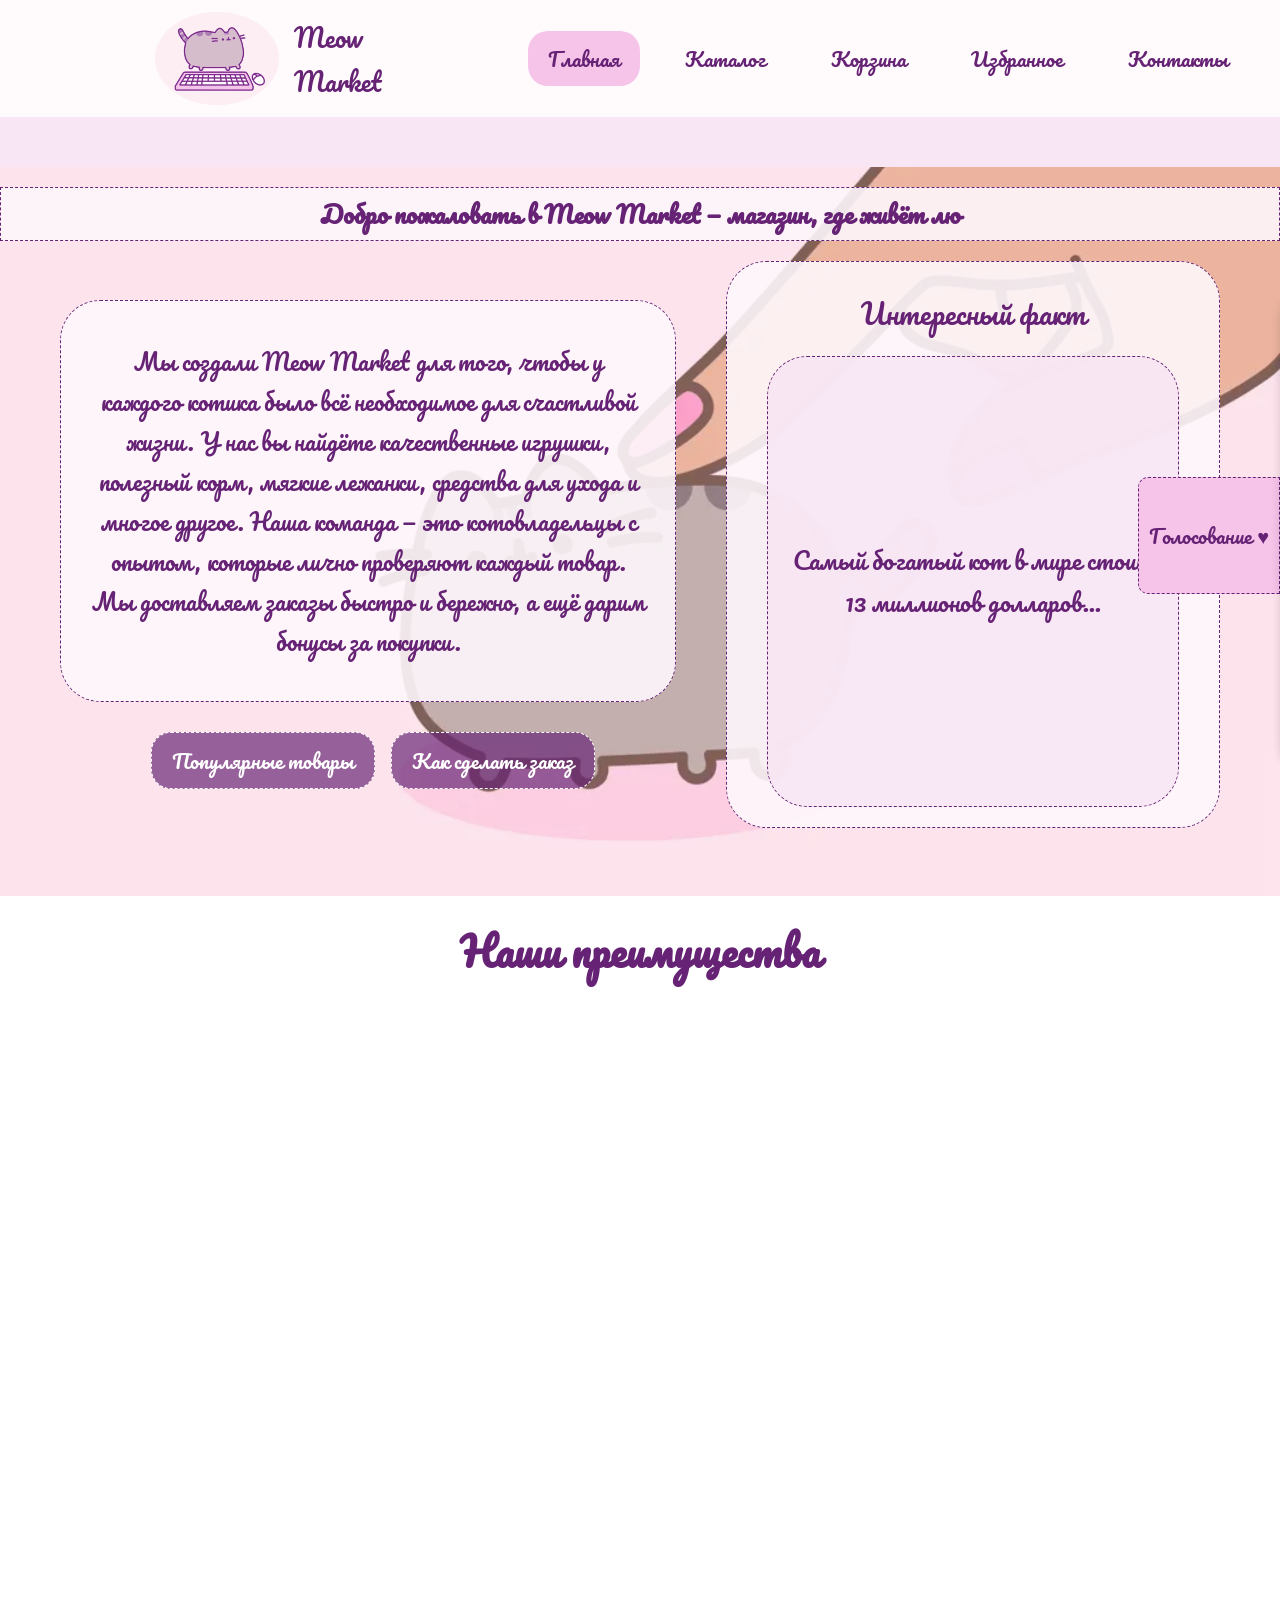
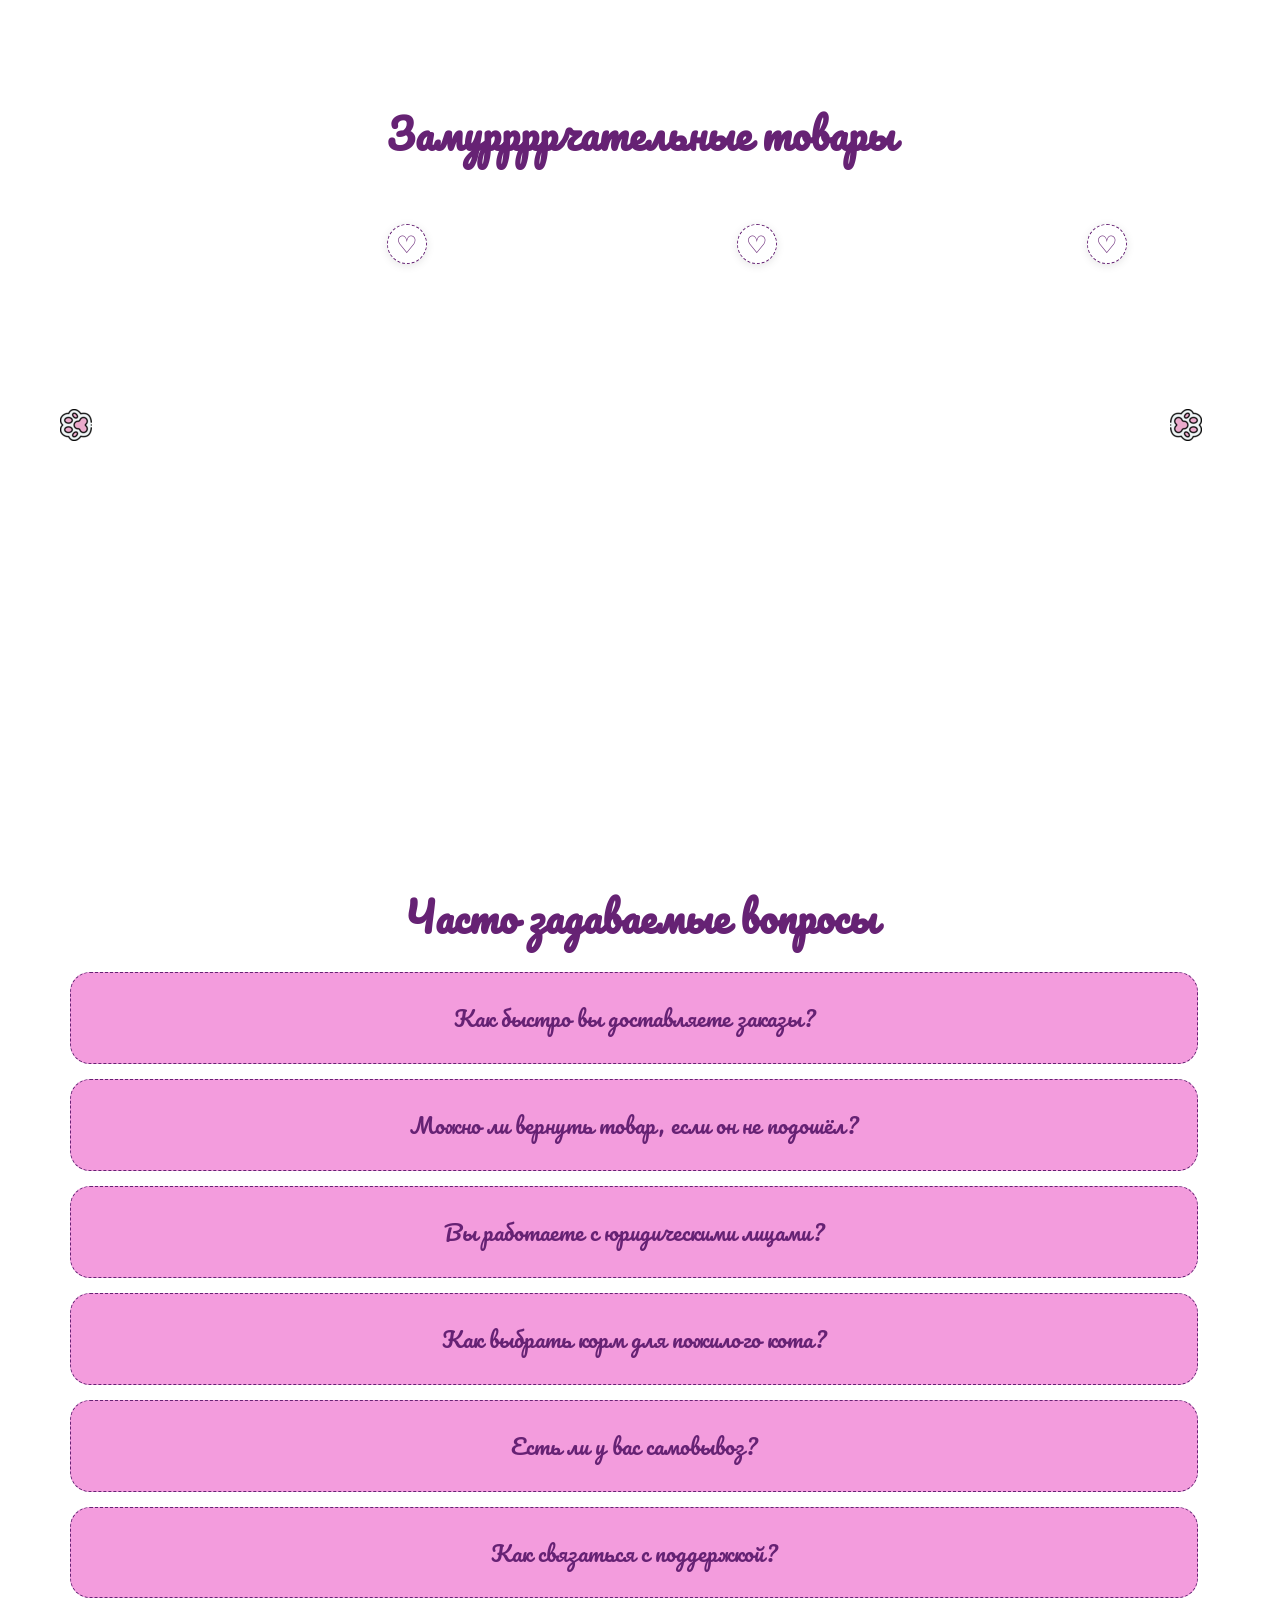
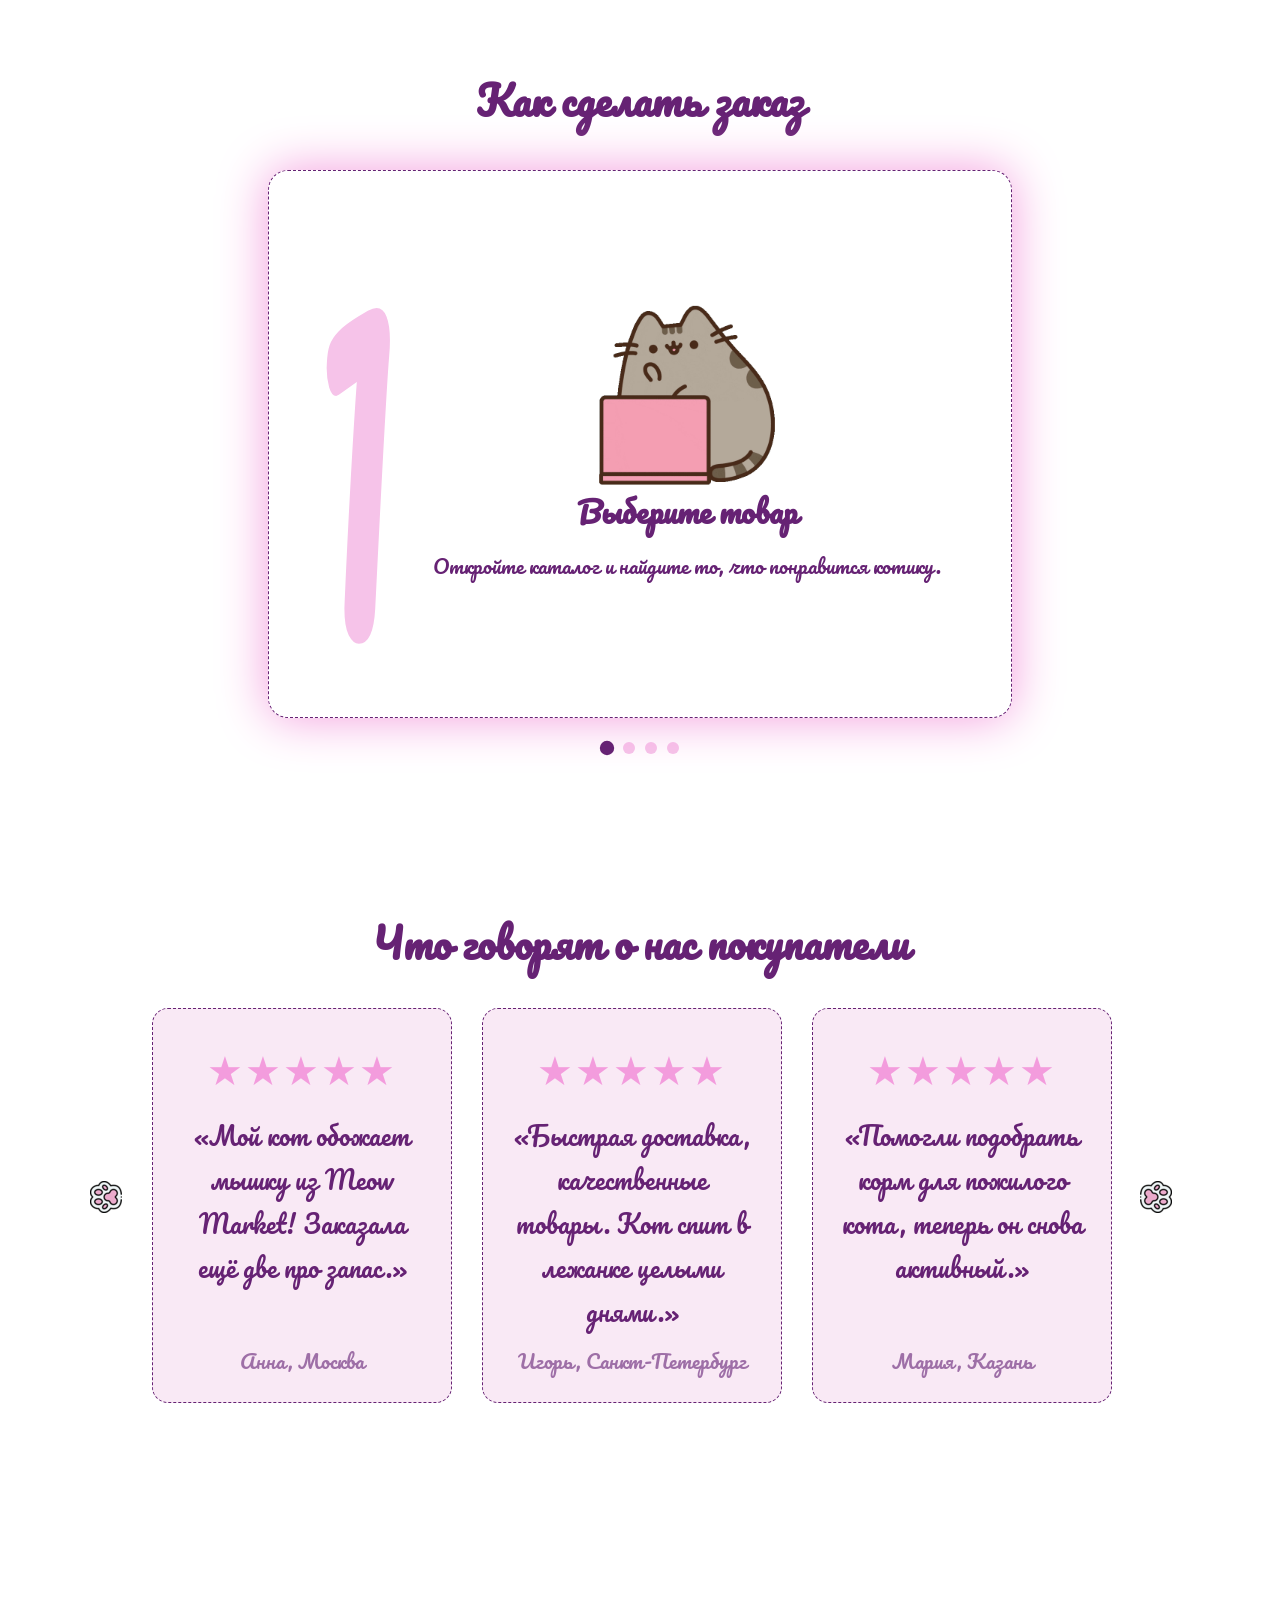
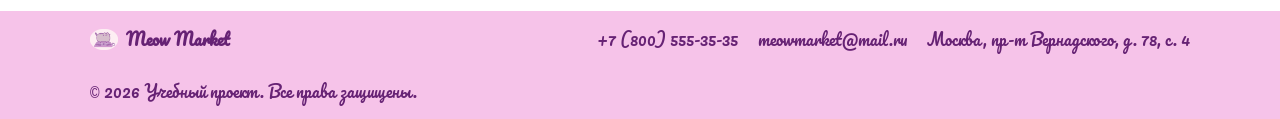
<file: index.html>
<!DOCTYPE html>
<html lang="ru">

<head>
	<meta charset="UTF-8">
	<meta name="viewport" content="width=device-width, initial-scale=1.0">
	<meta name="description"
		content="Добро пожаловать в Meow Market! Уютный магазин товаров для котиков. Игрушки, корм, лежанки и аксессуары. Всё для счастья вашего пушистика!">
	<meta property="og:type" content="website">
	<meta property="og:title" content="Meow Market - Товары для котиков">
	<meta property="og:description" content="Уютный магазин игрушек, корма и лежанок для ваших пушистиков.">
	<meta property="og:image" content="https://NazarovaVA.github.io/Meow-Market-kr1-html-css-shop/images/icon.svg">
	<link rel="preconnect" href="https://fonts.googleapis.com">
	<link rel="preconnect" href="https://fonts.gstatic.com" crossorigin>
	<link href="https://fonts.googleapis.com/css2?family=Pacifico&display=swap" rel="stylesheet">
	<link rel="icon" href="images/icon.svg" type="image/svg+xml">
	<title>Meow Market - Главная</title>
	<link rel="stylesheet" href="css/style.css">
	<link rel="stylesheet" href="css/responsive.css">
	<script type="module" src="js/main.js"></script>
</head>

<body>
	<a href="#main-content" class="skip-link">Перейти к основному содержимому</a>
	<header class="site-header">
		<div class="site-header__logo">
			<a class="site-header__logo-img" href="index.html">
				<img src="images/logo.gif" alt="Логотип магазина" />
			</a>
			<a class="site-header__logo-text" href="index.html">Meow Market</a>
		</div>

		<!-- Кнопка бургера (видна только на мобилке) -->
		<button class="burger-menu" id="burgerBtn" type="button" aria-label="Открыть меню" aria-expanded="false"
			aria-controls="navWrapper">
			<span></span>
			<span></span>
			<span></span>
		</button>

		<div class="site-header__nav-wrapper" id="navWrapper">
			<nav class="site-nav">
				<ul class="site-nav__list">
					<li class="site-nav__item site-nav__item--active">
						<a class="site-nav__link" href="index.html">Главная</a>
					</li>
					<li class="site-nav__item">
						<a class="site-nav__link" href="catalog.html">Каталог</a>
					</li>
					<li class="site-nav__item">
						<a class="site-nav__link nav-link--with-counter" href="cart.html">
							Корзина 
							<span class="cart-counter nav-counter" style="display:none;">0</span>
						</a>
					</li>
					<li class="site-nav__item">
						<a class="site-nav__link nav-link--with-counter" href="favorites.html">
							Избранное
							<span class="fav-counter nav-counter" style="display:none;">0</span>
						</a>
					</li>
					<li class="site-nav__item">
						<a class="site-nav__link" href="contacts.html">Контакты</a>
					</li>
				</ul>
			</nav>
		</div>
	</header>

	<main id="main-content">
		<div class="marquee">
			<div class="marquee__track">
				<span class="marquee__item">🐾 Скидка 15% на лежанки</span>
				<span class="marquee__item">🚚 Бесплатная доставка от 2000 ₽</span>
				<span class="marquee__item">🎁 Игрушка в подарок</span>
				<span class="marquee__item">🔥 Распродажа домиков</span>
				<span class="marquee__item">💳 Оплата при получении</span>
				<span class="marquee__item">📦 Отправка в день заказа</span>
				<span class="marquee__item">🐟 Корм с лососем в наличии</span>
				<span class="marquee__item" aria-hidden="true">🐾 Скидка 15% на лежанки</span>
				<span class="marquee__item" aria-hidden="true">🚚 Бесплатная доставка от 2000 ₽</span>
				<span class="marquee__item" aria-hidden="true">🎁 Игрушка в подарок</span>
				<span class="marquee__item" aria-hidden="true">🔥 Распродажа домиков</span>
				<span class="marquee__item" aria-hidden="true">💳 Оплата при получении</span>
				<span class="marquee__item" aria-hidden="true">📦 Отправка в день заказа</span>
				<span class="marquee__item" aria-hidden="true">🐟 Корм с лососем в наличии</span>
			</div>
		</div>

		<section class="hero">
			<picture class="hero__bg">
				<source srcset="images/pusheenPeople.webp" type="image/webp">
				<img src="images/pusheenPeople.gif" alt="" loading="eager" aria-hidden="true">
			</picture>
			<div class="hero__inner">
				<h1 class="hero__title"></h1>
				<div class="hero__content">
					<div class="hero__left">
						<div class="hero__text">
							Мы создали Meow Market для того, чтобы у каждого котика было всё необходимое для счастливой
							жизни. У нас вы найдёте
							качественные игрушки, полезный корм, мягкие лежанки, средства для ухода и многое другое.
							Наша команда — это
							котовладельцы с опытом, которые лично проверяют каждый товар. Мы доставляем заказы быстро и
							бережно, а ещё дарим бонусы
							за покупки.
						</div>
						<div class="hero__actions">
							<a class="button" href="#popular">Популярные товары</a>
							<a class="button" href="#how-to-order">Как сделать заказ</a>
						</div>
					</div>
					<div class="fact-card">
						<div class="fact-card__title">Интересный факт</div>
						<div class="fact-card__text"></div>
					</div>
				</div>
			</div>
		</section>

		<section class="advantages" id="advantages">
			<h2 class="section-title">Наши преимущества</h2>
			<div class="advantages__grid">
				<article class="advantage-card advantage-card--from-left">
					<div class="advantage-card__inner">
						<div class="advantage-card__front">
							<h3 class="advantage-card__title">Быстрая доставка</h3>
							<div class="advantage-card__icon advantage-card__icon--delivery"></div>
						</div>
						<div class="advantage-card__back">
							<p class="advantage-card__text">
								Мы знаем, что ждать игрушку или корм для кота — настоящее испытание. Поэтому доставляем
								заказы по городу за 1 день, а по
								области — за 2–3. При заказе от 2000 ₽ доставка бесплатная. Бережно упаковываем каждый
								товар, чтобы он приехал в
								целости.
							</p>
						</div>
					</div>
				</article>
				<article class="advantage-card advantage-card--from-right">
					<div class="advantage-card__inner">
						<div class="advantage-card__front">
							<h3 class="advantage-card__title">Проверенное качество</h3>
							<div class="advantage-card__icon advantage-card__icon--tested"></div>
						</div>
						<div class="advantage-card__back">
							<p class="advantage-card__text">
								Мы не продаём то, что не купили бы своим котам. Каждый товар проходит проверку на
								безопасность и качество. Работаем
								только с проверенными брендами и сертифицированными производителями. Если что-то не
								подойдёт — вернём деньги в течение
								14 дней.
							</p>
						</div>
					</div>
				</article>
				<article class="advantage-card advantage-card--from-left">
					<div class="advantage-card__inner">
						<div class="advantage-card__front">
							<h3 class="advantage-card__title">Широкий ассортимент</h3>
							<div class="advantage-card__icon advantage-card__icon--products"></div>
						</div>
						<div class="advantage-card__back">
							<p class="advantage-card__text">
								Игрушки, корм, лежанки, домики, средства для ухода и аксессуары — у нас есть всё, что
								нужно вашему питомцу. Товары для
								котят, взрослых и пожилых котов. Больше не нужно ездить по зоомагазинам — всё можно
								заказать в одном месте.
							</p>
						</div>
					</div>
				</article>
				<article class="advantage-card advantage-card--from-right">
					<div class="advantage-card__inner">
						<div class="advantage-card__front">
							<h3 class="advantage-card__title">Сделано с любовью</h3>
							<div class="advantage-card__icon advantage-card__icon--love"></div>
						</div>
						<div class="advantage-card__back">
							<p class="advantage-card__text">
								Meow Market создан людьми, которые сами живут с котами и тестируют товары на своих
								питомцах. Мы понимаем, что
								действительно нужно вашему пушистику. А ещё мы поддерживаем приюты для животных и
								помогаем другим котикам найти дом.
							</p>
						</div>
					</div>
				</article>
			</div>
		</section>

		<section class="popular" id="popular">
			<h2 class="section-title">Замуррррчательные товары</h2>
			
			<div class="popular__wrapper">
				<button class="reviews__arrow reviews__arrow--prev" id="popPrev" aria-label="Назад"></button>
				<div class="products__grid" id="popularGrid"></div>
				<button class="reviews__arrow reviews__arrow--next" id="popNext" aria-label="Вперёд"></button>
			</div>
		</section>

		<section id="faq">
			<h2 class="section-title">Часто задаваемые вопросы</h2>
			<div class="faq__list">
				<div class="faq-item">
					<div class="faq-item__question">Как быстро вы доставляете заказы?</div>
					<div class="faq-item__answer">По городу — за 1 день, по области — за 2–3 дня. При заказе от 2000 ₽
						доставка
						бесплатная. Также есть экспресс-доставка в день заказа.</div>
				</div>
				<div class="faq-item">
					<div class="faq-item__question">Можно ли вернуть товар, если он не подошёл?</div>
					<div class="faq-item__answer">Да, в течение 14 дней с момента получения. Достаточно связаться с
						нашей
						поддержкой — вернём деньги без лишних вопросов.</div>
				</div>
				<div class="faq-item">
					<div class="faq-item__question">Вы работаете с юридическими лицами?</div>
					<div class="faq-item__answer">Да, мы оформляем заказы для питомников, ветеринарных клиник и приютов.
						Свяжитесь с нами для индивидуальных условий.</div>
				</div>
				<div class="faq-item">
					<div class="faq-item__question">Как выбрать корм для пожилого кота?</div>
					<div class="faq-item__answer">Наши консультанты помогут подобрать питание с учётом возраста и
						здоровья
						питомца. Просто напишите нам или оставьте заявку.</div>
				</div>
				<div class="faq-item">
					<div class="faq-item__question">Есть ли у вас самовывоз?</div>
					<div class="faq-item__answer">Да, вы можете забрать заказ со склада по адресу, указанному на
						странице
						«Контакты».</div>
				</div>
				<div class="faq-item">
					<div class="faq-item__question">Как связаться с поддержкой?</div>
					<div class="faq-item__answer">По телефону, email или через форму обратной связи. Мы отвечаем в
						течение 15
						минут и работаем 24/7.</div>
				</div>
			</div>
		</section>

		<section class="how-to-order" id="how-to-order">
			<h2 class="section-title">Как сделать заказ</h2>

			<div class="step-card" id="stepCard" role="button" tabindex="0" aria-label="Следующий шаг">
				<div class="step-card__stage">
					<div class="step-card__slide step-card__slide--active">
						<div class="step-card__num">1</div>
						<div class="step-card__content">
							<div class="step-card__image step-card__image--choose"></div>
							<h3 class="step-card__title">Выберите товар</h3>
							<p class="step-card__text">Откройте каталог и найдите то, что понравится котику.</p>
						</div>
					</div>
					<div class="step-card__slide">
						<div class="step-card__num">2</div>
						<div class="step-card__content">
							<div class="step-card__image step-card__image--form"></div>
							<h3 class="step-card__title">Оформите заявку</h3>
							<p class="step-card__text">Заполните форму на странице «Заказать».</p>
						</div>
					</div>
					<div class="step-card__slide">
						<div class="step-card__num">3</div>
						<div class="step-card__content">
							<div class="step-card__image step-card__image--phone"></div>
							<h3 class="step-card__title">Подтвердите заказ</h3>
							<p class="step-card__text">Менеджер свяжется с вами в течение 15 минут.</p>
						</div>
					</div>
					<div class="step-card__slide">
						<div class="step-card__num">4</div>
						<div class="step-card__content">
							<div class="step-card__image step-card__image--end"></div>
							<h3 class="step-card__title">Получите заказ</h3>
							<p class="step-card__text">Доставим курьером или подготовим к самовывозу.<br>
								<span class="promo-text">Спасибо за интерес к нашему магазину, держите промокод: MEOW10</span></p>
						</div>
					</div>
				</div>
			</div>

			<div class="step-card__dots">
				<button class="step-card__dot step-card__dot--active" data-index="0" aria-label="Шаг 1"></button>
				<button class="step-card__dot" data-index="1" aria-label="Шаг 2"></button>
				<button class="step-card__dot" data-index="2" aria-label="Шаг 3"></button>
				<button class="step-card__dot" data-index="3" aria-label="Шаг 4"></button>
			</div>
		</section>

		<section class="reviews">
			<h2 class="section-title">Что говорят о нас покупатели</h2>

			<div class="reviews__wrapper">
				<button class="reviews__arrow reviews__arrow--prev" id="revPrev" aria-label="Назад"></button>

				<div class="reviews__track" id="revTrack">
					<article class="review-card">
						<div class="review-card__stars">★★★★★</div>
						<p class="review-card__text">«Мой кот обожает мышку из Meow Market! Заказала ещё две про запас.»</p>
						<span class="review-card__author">Анна, Москва</span>
					</article>
					<article class="review-card">
						<div class="review-card__stars">★★★★★</div>
						<p class="review-card__text">«Быстрая доставка, качественные товары. Кот спит в лежанке целыми днями.»</p>
						<span class="review-card__author">Игорь, Санкт-Петербург</span>
					</article>
					<article class="review-card">
						<div class="review-card__stars">★★★★★</div>
						<p class="review-card__text">«Помогли подобрать корм для пожилого кота, теперь он снова активный.»</p>
						<span class="review-card__author">Мария, Казань</span>
					</article>
					<article class="review-card">
						<div class="review-card__stars">★★★★★</div>
						<p class="review-card__text">«Заказываю не первый раз. Всё приходит вовремя и в отличном состоянии.»</p>
						<span class="review-card__author">Дмитрий, Новосибирск</span>
					</article>
					<article class="review-card">
						<div class="review-card__stars">★★★★★</div>
						<p class="review-card__text">«Отличный магазин! Цены честные, ассортимент большой. Котик доволен.»</p>
						<span class="review-card__author">Ольга, Екатеринбург</span>
					</article>
				</div>
				<button class="reviews__arrow reviews__arrow--next" id="revNext" aria-label="Вперёд"></button>
			</div>
		</section>
	</main>

	<footer class="site-footer">
		<div class="site-footer__inner">
			<a href="index.html" class="site-footer__logo">
				<img src="images/logo.gif" alt="Meow Market" class="site-footer__logo-img">
				Meow Market
			</a>
			<ul class="site-footer__contacts">
				<li>+7 (800) 555-35-35</li>
				<li>meowmarket@mail.ru</li>
				<li>Москва, пр-т Вернадского, д. 78, с. 4</li>
			</ul>
			<p class="site-footer__copy"><span>©</span> 2026 Учебный проект. Все права защищены.</p>
		</div>
	</footer>

	<button class="cat-vote-btn" id="openCatBtn" type="button">Голосование ♥</button>
	<aside class="cat-panel" id="panel">
		<div class="cat-panel__inner">
			<div class="cat-panel__title">Заслуживает подарка?</div>
			<div class="cat-panel__content"></div>
		</div>
		<button class="cat-panel__button" id="closeCatBtn" type="button">Да, он прекрасен!</button>
	</aside>
	<button class="scroll-top" id="scrollTop" type="button" aria-label="Наверх">↑</button>
</body>

</html>
</file>
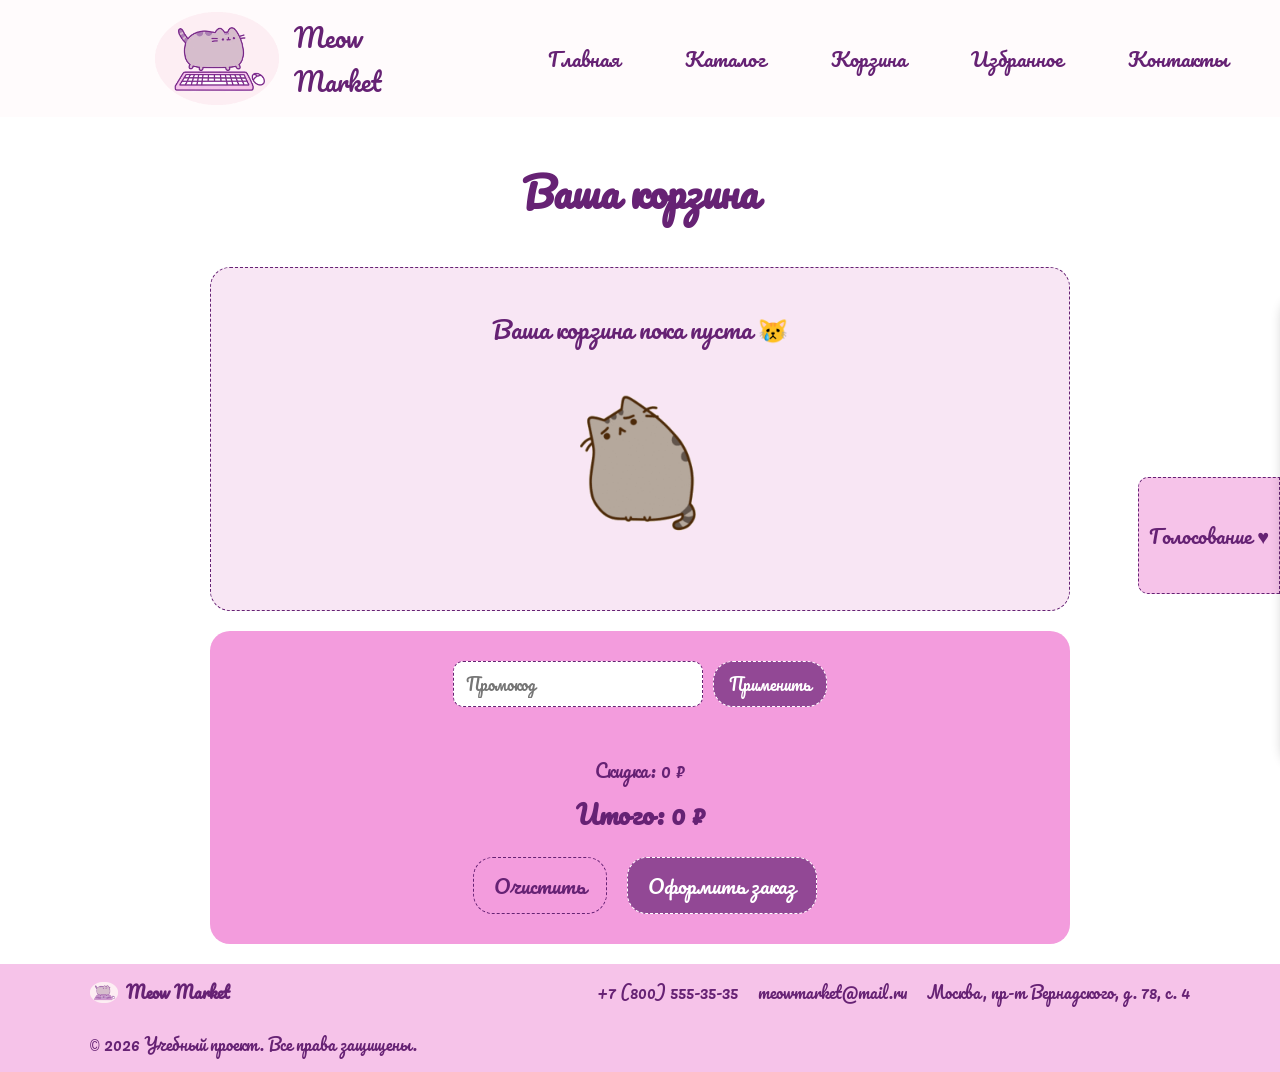
<file: cart.html>
<!DOCTYPE html>
<html lang="ru">

<head>
	<meta charset="UTF-8">
	<meta name="viewport" content="width=device-width, initial-scale=1.0">
	<meta name="description"
		content="Корзина Meow Market. Проверьте выбранные товары для котиков, примените промокод и оформите заказ.">
	<meta property="og:type" content="website">
	<meta property="og:title" content="Корзина - Meow Market">
	<meta property="og:description" content="Ваши товары для котиков в корзине.">
	<meta property="og:image" content="https://NazarovaVA.github.io/Meow-Market-kr1-html-css-shop/images/icon.svg">
	<link rel="preconnect" href="https://fonts.googleapis.com">
	<link rel="preconnect" href="https://fonts.gstatic.com" crossorigin>
	<link href="https://fonts.googleapis.com/css2?family=Pacifico&display=swap" rel="stylesheet">
	<link rel="icon" href="images/icon.svg" type="image/svg+xml">
	<title>Meow Market - Корзина</title>
	<link rel="stylesheet" href="css/style.css">
	<link rel="stylesheet" href="css/responsive.css">
	<script type="module" src="js/main.js"></script>
</head>

<body>
	<a href="#main-content" class="skip-link">Перейти к основному содержимому</a>
	<header class="site-header">
		<div class="site-header__logo">
			<a class="site-header__logo-img" href="index.html">
				<img src="images/logo.gif" alt="Логотип магазина" />
			</a>
			<a class="site-header__logo-text" href="index.html">Meow Market</a>
		</div>

		<!-- Кнопка бургера (видна только на мобилке) -->
		<button class="burger-menu" id="burgerBtn" type="button" aria-label="Открыть меню" aria-expanded="false"
			aria-controls="navWrapper">
			<span></span>
			<span></span>
			<span></span>
		</button>

		<div class="site-header__nav-wrapper" id="navWrapper">
			<nav class="site-nav">
				<ul class="site-nav__list">
					<li class="site-nav__item">
						<a class="site-nav__link" href="index.html">Главная</a>
					</li>
					<li class="site-nav__item">
						<a class="site-nav__link" href="catalog.html">Каталог</a>
					</li>
					<li class="site-nav__item">
						<a class="site-nav__link nav-link--with-counter" href="cart.html">
							Корзина 
							<span class="cart-counter nav-counter" style="display:none;">0</span>
						</a>
					</li>
					<li class="site-nav__item">
						<a class="site-nav__link nav-link--with-counter" href="favorites.html">
							Избранное
							<span class="fav-counter nav-counter" style="display:none;">0</span>
						</a>
					</li>
					<li class="site-nav__item">
						<a class="site-nav__link" href="contacts.html">Контакты</a>
					</li>
				</ul>
			</nav>
		</div>
	</header>

	<main id="main-content">
		<section class="cart-section">
			<h1 class="section-title">Ваша корзина</h1>
			
			<div class="cart-container" id="cartContainer">
				<!-- Товары будут рендериться здесь через JS -->
			</div>
			
			<div class="cart-summary" id="cartSummary">
				<div class="cart-summary__left">
					<div class="cart-promo">
						<input type="text" id="promoInput" placeholder="Промокод">
						<button class="button" id="applyPromoBtn" type="button">Применить</button>
					</div>
					<p id="promoMessage"></p>
				</div>
				
				<div class="cart-summary__total">
					<div class="cart-summary__discount">
						Скидка: <span id="cartDiscount">0</span> ₽
					</div>
					<div class="cart-summary__final">
						Итого: <span id="cartTotalPrice">0</span> ₽
					</div>
				</div>
								
				<div class="cart-summary__actions">
					<button class="button cart-summary__clear" id="clearCartBtn" type="button">Очистить</button>
					<a class="button" href="order.html" id="checkoutBtn">Оформить заказ</a>
				</div>
			</div>
		</section>
	</main>

	<footer class="site-footer">
		<div class="site-footer__inner">
			<a href="index.html" class="site-footer__logo">
				<img src="images/logo.gif" alt="Meow Market" class="site-footer__logo-img">
				Meow Market
			</a>
			<ul class="site-footer__contacts">
				<li>+7 (800) 555-35-35</li>
				<li>meowmarket@mail.ru</li>
				<li>Москва, пр-т Вернадского, д. 78, с. 4</li>
			</ul>
			<p class="site-footer__copy"><span>©</span> 2026 Учебный проект. Все права защищены.</p>
		</div>
	</footer>

	<button class="cat-vote-btn" id="openCatBtn" type="button">Голосование ♥</button>
	<aside class="cat-panel" id="panel">
		<div class="cat-panel__inner">
			<div class="cat-panel__title">Заслуживает подарка?</div>
			<div class="cat-panel__content"></div>
		</div>
		<button class="cat-panel__button" id="closeCatBtn" type="button">Да, он прекрасен!</button>
	</aside>
</body>

</html>
</file>
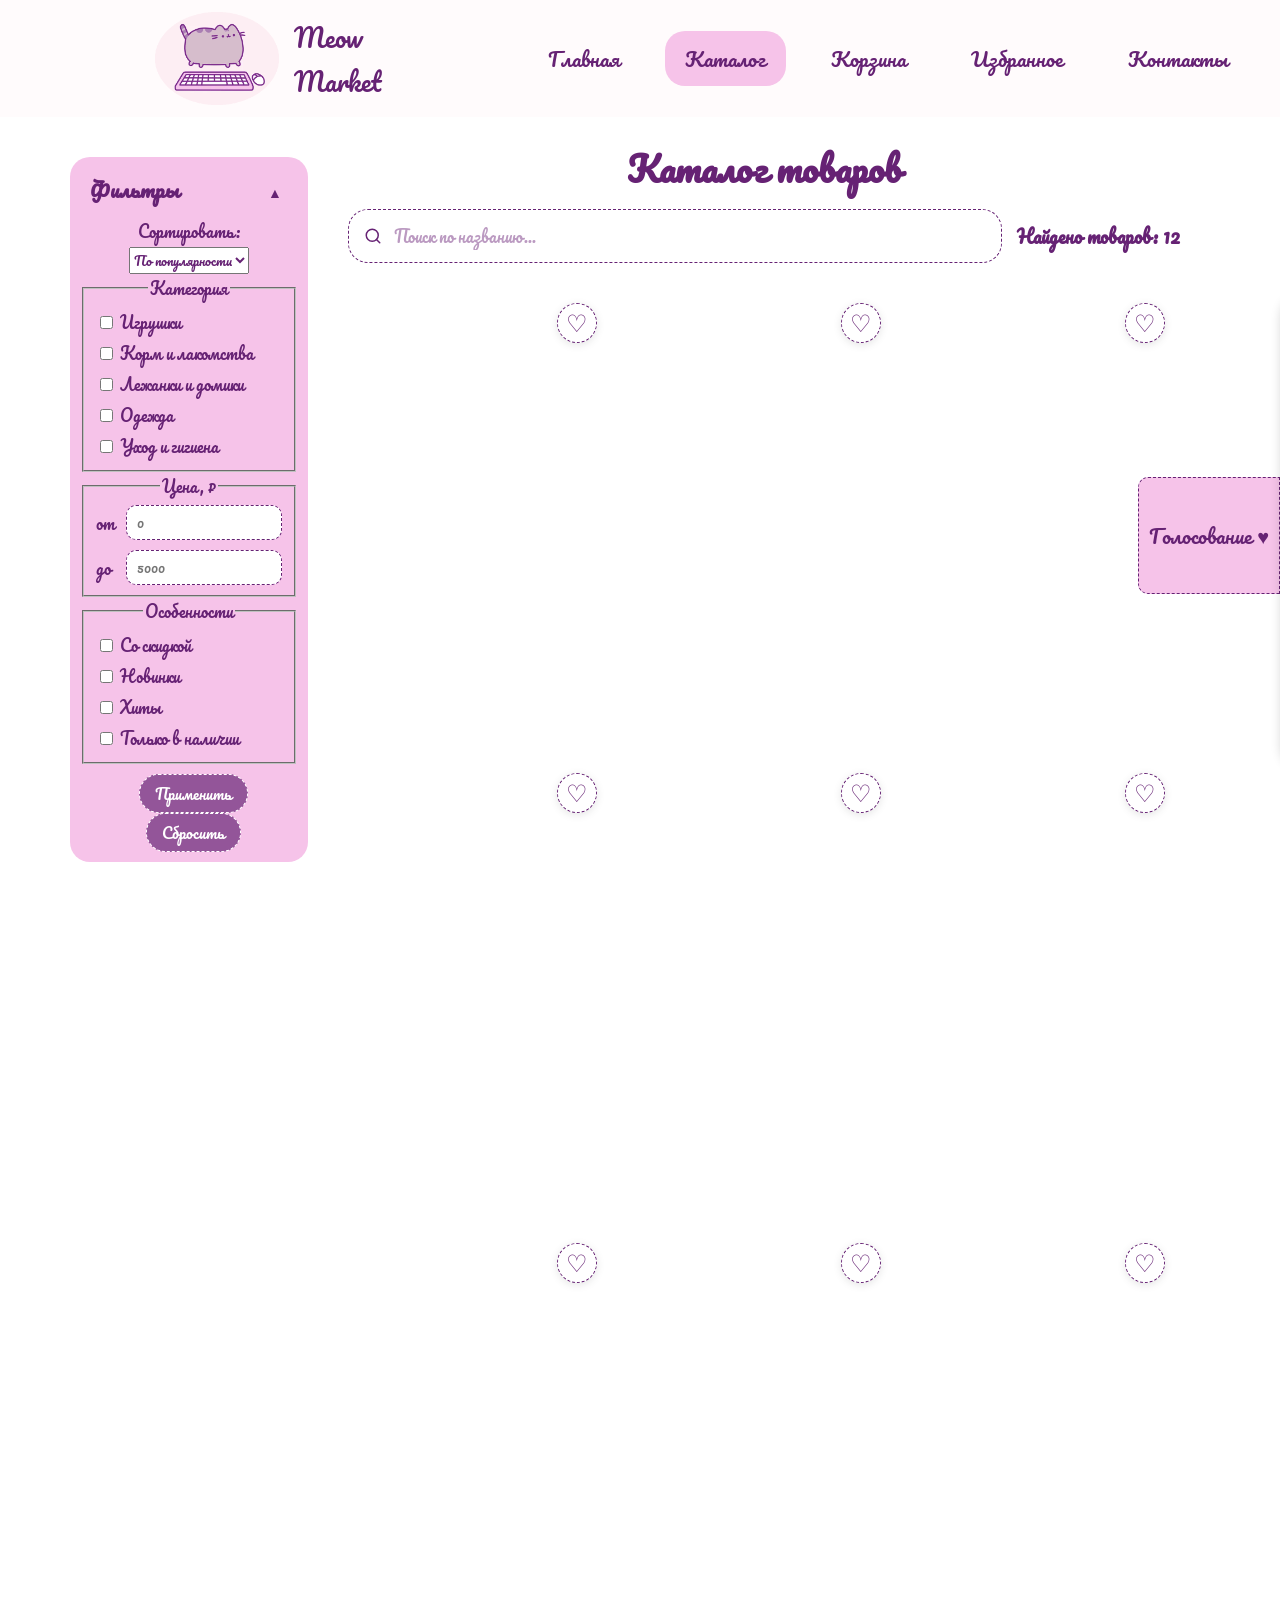
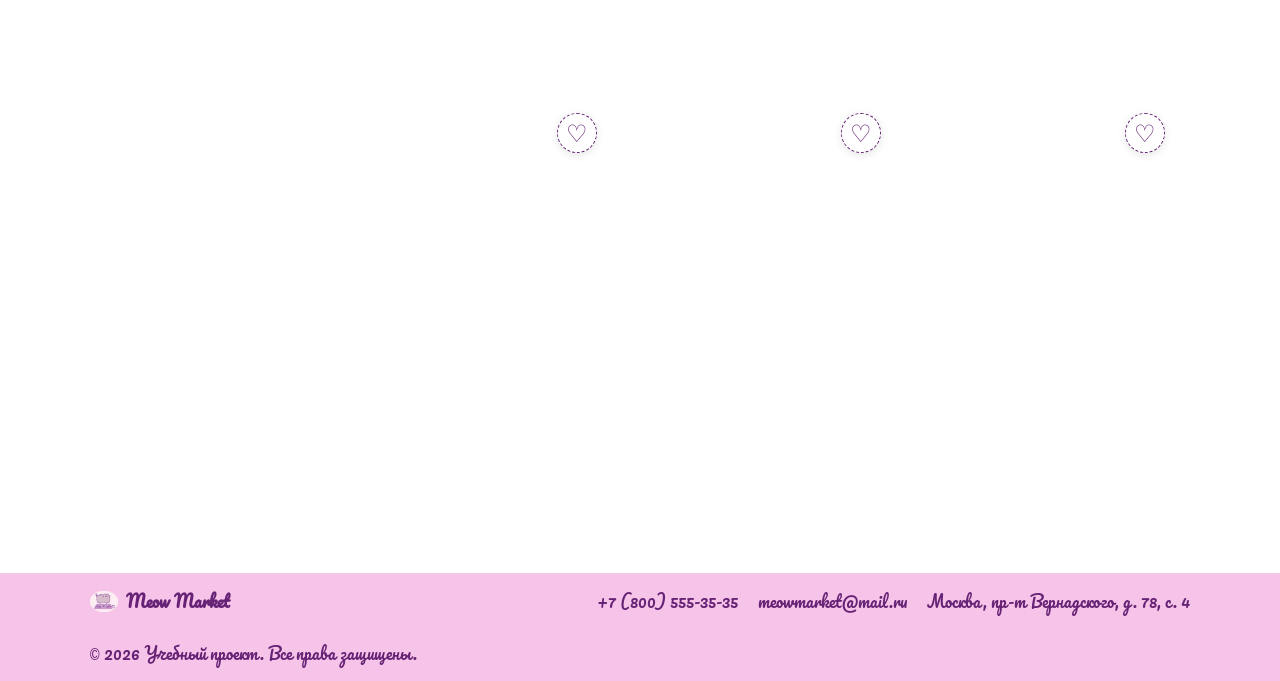
<file: catalog.html>
<!DOCTYPE html>
<html lang="ru">

<head>
	<meta charset="UTF-8">
	<meta name="viewport" content="width=device-width, initial-scale=1.0">
	<meta name="description"
		content="Каталог товаров для котиков в Meow Market. Игрушки, корм, лежанки, средства для ухода и аксессуары. Найдите всё необходимое для вашего любимца!">
	<meta property="og:type" content="website">
	<meta property="og:title" content="Каталог товаров - Meow Market">
	<meta property="og:description" content="Игрушки, корм, лежанки и аксессуары для котиков. Выбирайте лучшее для любимого питомца!">
	<meta property="og:image" content="https://NazarovaVA.github.io/Meow-Market-kr1-html-css-shop/images/icon.svg">
	<link rel="preconnect" href="https://fonts.googleapis.com">
	<link rel="preconnect" href="https://fonts.gstatic.com" crossorigin>
	<link href="https://fonts.googleapis.com/css2?family=Pacifico&display=swap" rel="stylesheet">
	<link rel="icon" href="images/icon.svg" type="image/svg+xml">
	<title>Meow Market - Каталог</title>
	<link rel="stylesheet" href="css/style.css">
	<link rel="stylesheet" href="css/responsive.css">
	<script type="module" src="js/main.js"></script>
</head>

<body>
	<a href="#main-content" class="skip-link">Перейти к основному содержимому</a>
	<header class="site-header">
		<div class="site-header__logo">
			<a class="site-header__logo-img" href="index.html">
				<img src="images/logo.gif" alt="Логотип магазина" />
			</a>
			<a class="site-header__logo-text" href="index.html">Meow Market</a>
		</div>

		<!-- Кнопка бургера (видна только на мобилке) -->
		<button class="burger-menu" id="burgerBtn" type="button" aria-label="Открыть меню" aria-expanded="false"
			aria-controls="navWrapper">
			<span></span>
			<span></span>
			<span></span>
		</button>

		<div class="site-header__nav-wrapper" id="navWrapper">
			<nav class="site-nav">
				<ul class="site-nav__list">
					<li class="site-nav__item">
						<a class="site-nav__link" href="index.html">Главная</a>
					</li>
					<li class="site-nav__item site-nav__item--active">
						<a class="site-nav__link" href="catalog.html">Каталог</a>
					</li>
					<li class="site-nav__item">
						<a class="site-nav__link nav-link--with-counter" href="cart.html">
							Корзина 
							<span class="cart-counter nav-counter" style="display:none;">0</span>
						</a>
					</li>
					<li class="site-nav__item">
						<a class="site-nav__link nav-link--with-counter" href="favorites.html">
							Избранное
							<span class="fav-counter nav-counter" style="display:none;">0</span>
						</a>
					</li>
					<li class="site-nav__item">
						<a class="site-nav__link" href="contacts.html">Контакты</a>
					</li>
				</ul>
			</nav>
		</div>
	</header>

	<main id="main-content">
		<section class="catalog">
			<div class="filters-container">
				<aside class="filters" id="filtersAside">
					<div class="filters__header" id="filtersHeader">
						<h2 class="filters__title">Фильтры</h2>
						<button class="filters__toggle" id="filtersToggle" type="button" aria-expanded="true" aria-label="Свернуть фильтры">
							▲
						</button>
					</div>

					<form class="filters__form" id="filtersForm" action="#" method="get">
						
						<!-- Сортировка -->
						<div class="filters__sort">
							<label class="filters__sort-label" for="sortSelect">Сортировать:</label>
							<select class="filters__sort-select" id="sortSelect" name="sort">
								<option value="popular">По популярности</option>
								<option value="price-asc">Сначала дешёвые</option>
								<option value="price-desc">Сначала дорогие</option>
								<option value="new">Сначала новинки</option>
							</select>
						</div>

						<!-- Категории -->
						<fieldset class="filters__group">
							<legend class="filters__legend">Категория</legend>
				
							<label class="filters__label">
								<input class="filters__checkbox" type="checkbox" name="category" value="toys">
								<span class="filters__text">Игрушки</span>
							</label>
				
							<label class="filters__label">
								<input class="filters__checkbox" type="checkbox" name="category" value="food">
								<span class="filters__text">Корм и лакомства</span>
							</label>
				
							<label class="filters__label">
								<input class="filters__checkbox" type="checkbox" name="category" value="beds">
								<span class="filters__text">Лежанки и домики</span>
							</label>
				
							<label class="filters__label">
								<input class="filters__checkbox" type="checkbox" name="category" value="clothes">
								<span class="filters__text">Одежда</span>
							</label>
				
							<label class="filters__label">
								<input class="filters__checkbox" type="checkbox" name="category" value="care">
								<span class="filters__text">Уход и гигиена</span>
							</label>
						</fieldset>
				
						<!-- Цена -->
						<fieldset class="filters__group">
							<legend class="filters__legend">Цена, ₽</legend>
				
							<div class="filters__price-row">
								<label class="filters__price-label">
									<span class="filters__price-text">от</span>
									<input class="filters__price-input" type="number" name="price-min" min="0" placeholder="0">
								</label>
				
								<label class="filters__price-label">
									<span class="filters__price-text">до</span>
									<input class="filters__price-input" type="number" name="price-max" min="0" placeholder="5000">
								</label>
							</div>
						</fieldset>
				
						<!-- Особенности -->
						<fieldset class="filters__group">
							<legend class="filters__legend">Особенности</legend>
				
							<label class="filters__label">
								<input class="filters__checkbox" type="checkbox" name="feature" value="discount">
								<span class="filters__text">Со скидкой</span>
							</label>
				
							<label class="filters__label">
								<input class="filters__checkbox" type="checkbox" name="feature" value="new">
								<span class="filters__text">Новинки</span>
							</label>

							<label class="filters__label">
								<input class="filters__checkbox" type="checkbox" name="feature" value="hit">
								<span class="filters__text">Хиты</span>
							</label>

							<label class="filters__label">
								<input class="filters__checkbox" type="checkbox" name="availability" value="in-stock">
								<span class="filters__text">Только в наличии</span>
							</label>
						</fieldset>
				
						<!-- Кнопки -->
						<div class="filters__actions">
							<button class="button filters__button filters__button--apply" type="submit">Применить</button>
							<button class="button filters__button filters__button--reset" type="reset">Сбросить</button>
						</div>
				
					</form>
				</aside>
			</div>
			
			<div class="products-container">
				<h1 class="catalog__title">Каталог товаров</h1>

				<div class="catalog-controls">
					<input class="catalog-controls__input" type="search" id="searchInput" placeholder="Поиск по названию..." aria-label="Поиск по названию товара">
					<p class="catalog-controls__count" id="productCount" aria-live="polite"></p>
				</div>

				<div class="products" id="productsGrid"></div>

				<div class="catalog-empty" id="catalogEmpty" hidden>
					<p class="catalog-empty__text">По вашему запросу ничего не найдено 😿</p>
					<p class="catalog-empty__hint">Попробуйте изменить запрос или сбросить фильтры.</p>
					<div class="catalog-empty__img"></div>
					<button class="button" type="button" id="resetFiltersBtn">Сбросить фильтры</button>
				</div>
			</div>
		</section>
	</main>

	<footer class="site-footer">
		<div class="site-footer__inner">
			<a href="index.html" class="site-footer__logo">
				<img src="images/logo.gif" alt="Meow Market" class="site-footer__logo-img">
				Meow Market
			</a>
			<ul class="site-footer__contacts">
				<li>+7 (800) 555-35-35</li>
				<li>meowmarket@mail.ru</li>
				<li>Москва, пр-т Вернадского, д. 78, с. 4</li>
			</ul>
			<p class="site-footer__copy"><span>©</span> 2026 Учебный проект. Все права защищены.</p>
		</div>
	</footer>

	<button class="cat-vote-btn" id="openCatBtn" type="button">Голосование ♥</button>
	<aside class="cat-panel" id="panel">
		<div class="cat-panel__inner">
			<div class="cat-panel__title">Заслуживает подарка?</div>
			<div class="cat-panel__content"></div>
		</div>
		<button class="cat-panel__button" id="closeCatBtn" type="button">Да, он прекрасен!</button>
	</aside>
</body>

</html>
</file>
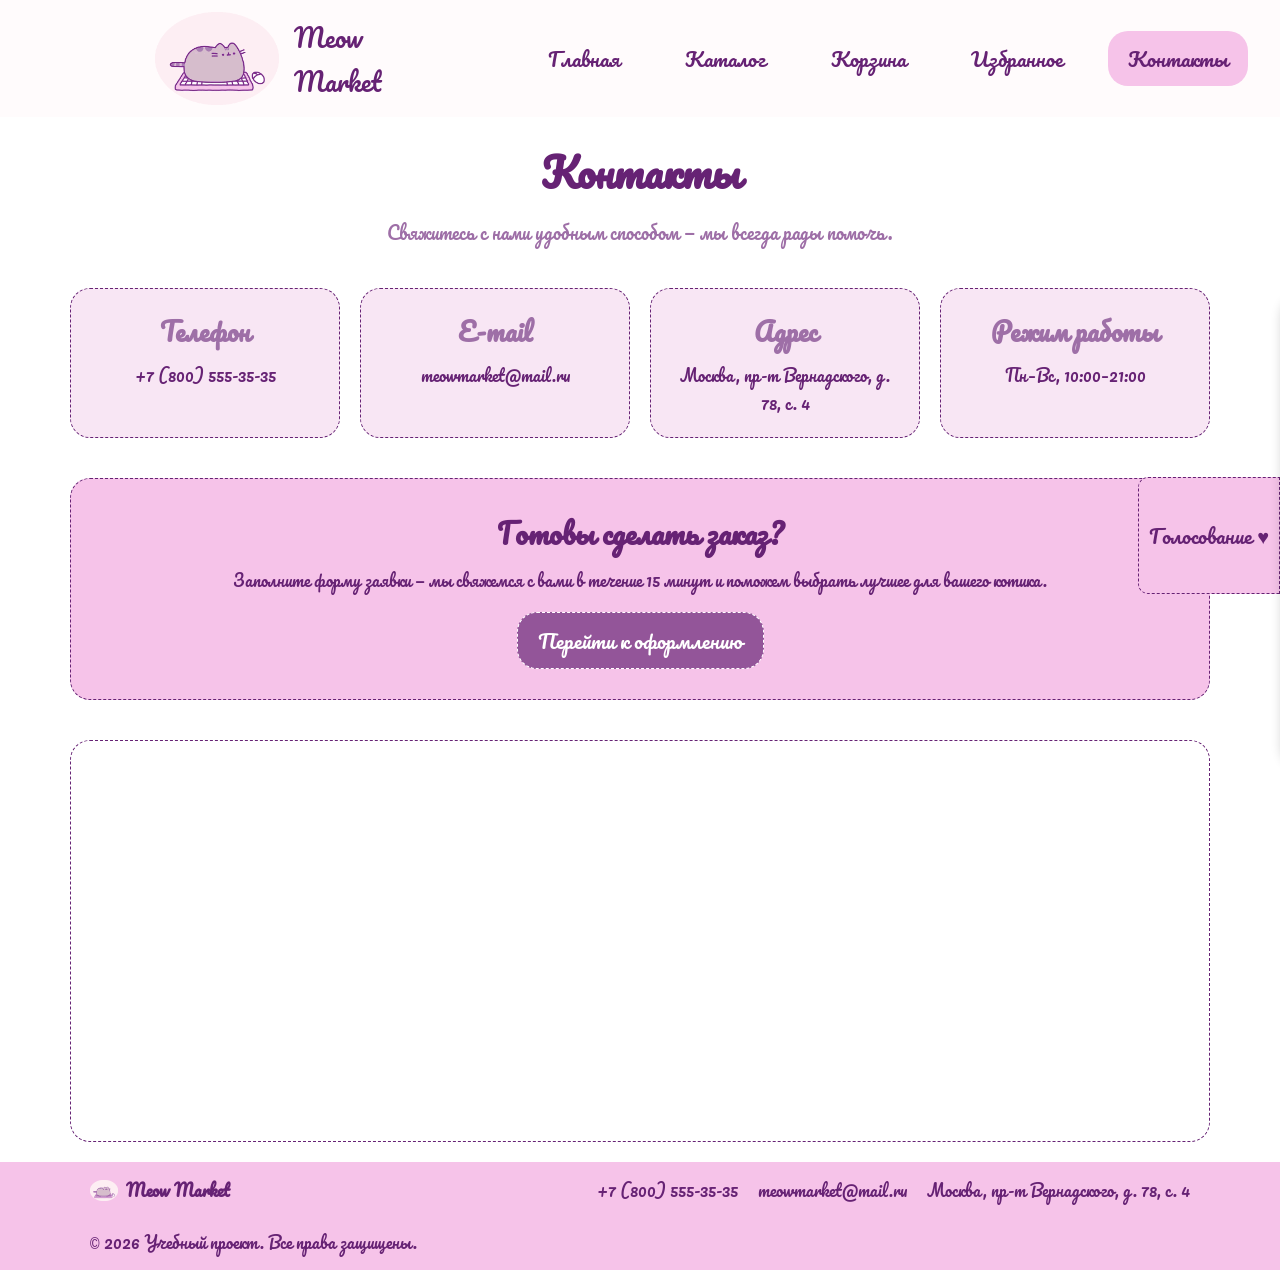
<file: contacts.html>
<!DOCTYPE html>
<html lang="ru">

<head>
	<meta charset="UTF-8">
	<meta name="viewport" content="width=device-width, initial-scale=1.0">
	<meta name="description"
		content="Контакты Meow Market. Свяжитесь с нами по телефону, email, или оставьте заявку. Ответим на вопросы о заказах и товарах для ваших котиков!">
	<meta property="og:type" content="website">
	<meta property="og:title" content="Контакты - Meow Market">
	<meta property="og:description" content="Свяжитесь с нами по телефону или email. Ответим на все вопросы!">
	<meta property="og:image" content="https://NazarovaVA.github.io/Meow-Market-kr1-html-css-shop/images/icon.svg">
	<link rel="preconnect" href="https://fonts.googleapis.com">
	<link rel="preconnect" href="https://fonts.gstatic.com" crossorigin>
	<link href="https://fonts.googleapis.com/css2?family=Pacifico&display=swap" rel="stylesheet">
	<link rel="icon" href="images/icon.svg" type="image/svg+xml">
	<title>Meow Market - Контакты</title>
	<link rel="stylesheet" href="css/style.css">
	<link rel="stylesheet" href="css/responsive.css">
	<script type="module" src="js/main.js"></script>
</head>
	
<body>
	<a href="#main-content" class="skip-link">Перейти к основному содержимому</a>
	<header class="site-header">
		<div class="site-header__logo">
			<a class="site-header__logo-img" href="index.html">
				<img src="images/logo.gif" alt="Логотип магазина" />
			</a>
			<a class="site-header__logo-text" href="index.html">Meow Market</a>
		</div>

		<!-- Кнопка бургера (видна только на мобилке) -->
		<button class="burger-menu" id="burgerBtn" type="button" aria-label="Открыть меню" aria-expanded="false"
			aria-controls="navWrapper">
			<span></span>
			<span></span>
			<span></span>
		</button>

		<div class="site-header__nav-wrapper" id="navWrapper">
			<nav class="site-nav">
				<ul class="site-nav__list">
					<li class="site-nav__item">
						<a class="site-nav__link" href="index.html">Главная</a>
					</li>
					<li class="site-nav__item">
						<a class="site-nav__link" href="catalog.html">Каталог</a>
					</li>
					<li class="site-nav__item">
						<a class="site-nav__link nav-link--with-counter" href="cart.html">
							Корзина 
							<span class="cart-counter nav-counter" style="display:none;">0</span>
						</a>
					</li>
					<li class="site-nav__item">
						<a class="site-nav__link nav-link--with-counter" href="favorites.html">
							Избранное
							<span class="fav-counter nav-counter" style="display:none;">0</span>
						</a>
					</li>
					<li class="site-nav__item site-nav__item--active">
						<a class="site-nav__link" href="contacts.html">Контакты</a>
					</li>
				</ul>
			</nav>
		</div>
	</header>
	
	<main id="main-content">
		<section class="contacts">
			<h1 class="contacts__title">Контакты</h1>
			<p class="contacts__subtitle">Свяжитесь с нами удобным способом — мы всегда рады помочь.</p>

			<div class="contacts__info">
				<article class="contact-item">
					<h2 class="contact-item__title">Телефон</h2>
					<a class="contact-item__value" href="tel:+78005553535">+7 (800) 555-35-35</a>
				</article>

				<article class="contact-item">
					<h2 class="contact-item__title">E-mail</h2>
					<a class="contact-item__value" href="mailto:meowmarket@mail.ru">meowmarket@mail.ru</a>
				</article>

				<article class="contact-item">
					<h2 class="contact-item__title">Адрес</h2>
					<p class="contact-item__value">Москва, пр-т Вернадского, д. 78, с. 4</p>
				</article>

				<article class="contact-item">
					<h2 class="contact-item__title">Режим работы</h2>
					<p class="contact-item__value">Пн–Вс, 10:00–21:00</p>
				</article>
			</div>

			<div class="contacts__cta">
				<h2 class="contacts__cta-title">Готовы сделать заказ?</h2>
				<p class="contacts__cta-text">Заполните форму заявки — мы свяжемся с вами в течение 15 минут и поможем
					выбрать лучшее для вашего котика.</p>
				<a class="button contacts__cta-button" href="order.html">Перейти к оформлению</a>
			</div>

			<div class="contacts__map">
				<iframe
					class="contacts__iframe"
					src="https://yandex.ru/map-widget/v1/?um=constructor%3A6482de1e46c76ea7378ada39f650405fb3fb237c44ccfc1e79b350c086853a5f&amp;source=constructor"
					title="Карта с адресом Meow Market"
					loading="lazy">
				</iframe>
			</div>
		</section>
	</main>
	
	<footer class="site-footer">
		<div class="site-footer__inner">
			<a href="index.html" class="site-footer__logo">
				<img src="images/logo.gif" alt="Meow Market" class="site-footer__logo-img">
				Meow Market
			</a>
			<ul class="site-footer__contacts">
				<li>+7 (800) 555-35-35</li>
				<li>meowmarket@mail.ru</li>
				<li>Москва, пр-т Вернадского, д. 78, с. 4</li>
			</ul>
			<p class="site-footer__copy"><span>©</span> 2026 Учебный проект. Все права защищены.</p>
		</div>
	</footer>
	
	<button class="cat-vote-btn" id="openCatBtn" type="button">Голосование ♥</button>
	<aside class="cat-panel" id="panel">
		<div class="cat-panel__inner">
			<div class="cat-panel__title">Заслуживает подарка?</div>
			<div class="cat-panel__content"></div>
		</div>
		<button class="cat-panel__button" id="closeCatBtn" type="button">Да, он прекрасен!</button>
	</aside>
</body>
</html>
</file>
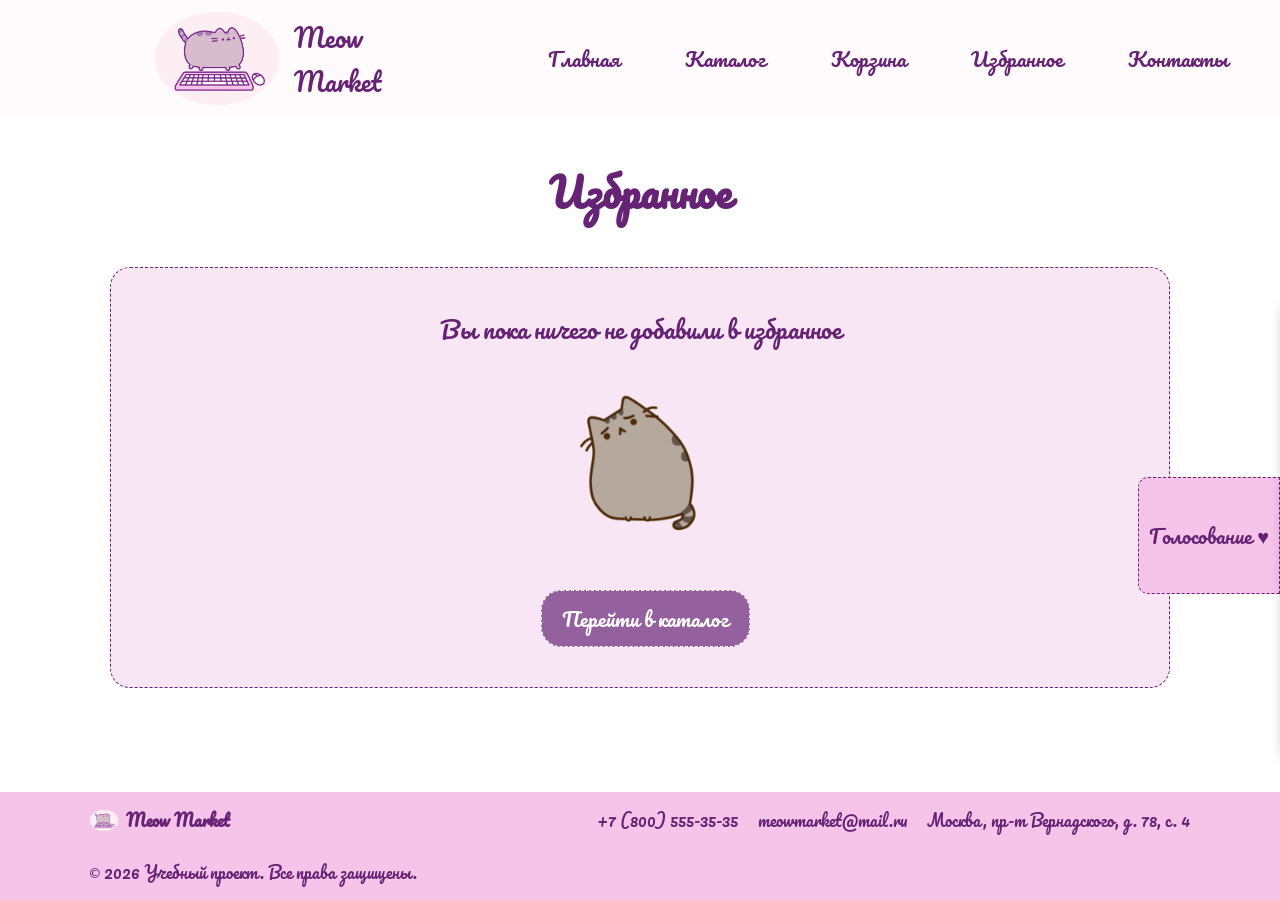
<file: favorites.html>
<!DOCTYPE html>
<html lang="ru">

<head>
	<meta charset="UTF-8">
	<meta name="viewport" content="width=device-width, initial-scale=1.0">
	<meta name="description"
		content="Избранные товары в Meow Market. Сохраняйте понравившиеся игрушки, корм и лежанки для ваших котиков.">
	<meta property="og:type" content="website">
	<meta property="og:title" content="Избранное - Meow Market">
	<meta property="og:description" content="Ваши любимые товары для котиков в одном месте.">
	<meta property="og:image" content="https://NazarovaVA.github.io/Meow-Market-kr1-html-css-shop/images/icon.svg">
	<link rel="preconnect" href="https://fonts.googleapis.com">
	<link rel="preconnect" href="https://fonts.gstatic.com" crossorigin>
	<link href="https://fonts.googleapis.com/css2?family=Pacifico&display=swap" rel="stylesheet">
	<link rel="icon" href="images/icon.svg" type="image/svg+xml">
	<title>Meow Market - Избранное</title>
	<link rel="stylesheet" href="css/style.css">
	<link rel="stylesheet" href="css/responsive.css">
	<script type="module" src="js/main.js"></script>
</head>

<body>
	<a href="#main-content" class="skip-link">Перейти к основному содержимому</a>
	<header class="site-header">
		<div class="site-header__logo">
			<a class="site-header__logo-img" href="index.html">
				<img src="images/logo.gif" alt="Логотип магазина" />
			</a>
			<a class="site-header__logo-text" href="index.html">Meow Market</a>
		</div>

		<!-- Кнопка бургера (видна только на мобилке) -->
		<button class="burger-menu" id="burgerBtn" type="button" aria-label="Открыть меню" aria-expanded="false"
			aria-controls="navWrapper">
			<span></span>
			<span></span>
			<span></span>
		</button>

		<div class="site-header__nav-wrapper" id="navWrapper">
			<nav class="site-nav">
				<ul class="site-nav__list">
					<li class="site-nav__item">
						<a class="site-nav__link" href="index.html">Главная</a>
					</li>
					<li class="site-nav__item">
						<a class="site-nav__link" href="catalog.html">Каталог</a>
					</li>
					<li class="site-nav__item">
						<a class="site-nav__link nav-link--with-counter" href="cart.html">
							Корзина 
							<span class="cart-counter nav-counter" style="display:none;">0</span>
						</a>
					</li>
					<li class="site-nav__item">
						<a class="site-nav__link nav-link--with-counter" href="favorites.html">
							Избранное
							<span class="fav-counter nav-counter" style="display:none;">0</span>
						</a>
					</li>
					<li class="site-nav__item">
						<a class="site-nav__link" href="contacts.html">Контакты</a>
					</li>
				</ul>
			</nav>
		</div>
	</header>

	<main id="main-content">
		<section class="favorites-section">
			<h1 class="section-title">Избранное</h1>
			
			<div class="products" id="favoritesGrid">
				<!-- Карточки избранного будут рендериться здесь -->
			</div>
			
			<div class="cart-empty" id="favoritesEmpty">
				<p class="cart-empty__text">Вы пока ничего не добавили в избранное</p>
				<div class="cart-empty__gif"></div>
				<a href="catalog.html" class="button">Перейти в каталог</a>
			</div>
		</section>
	</main>

	<footer class="site-footer">
		<div class="site-footer__inner">
			<a href="index.html" class="site-footer__logo">
				<img src="images/logo.gif" alt="Meow Market" class="site-footer__logo-img">
				Meow Market
			</a>
			<ul class="site-footer__contacts">
				<li>+7 (800) 555-35-35</li>
				<li>meowmarket@mail.ru</li>
				<li>Москва, пр-т Вернадского, д. 78, с. 4</li>
			</ul>
			<p class="site-footer__copy"><span>©</span> 2026 Учебный проект. Все права защищены.</p>
		</div>
	</footer>

	<button class="cat-vote-btn" id="openCatBtn" type="button">Голосование ♥</button>
	<aside class="cat-panel" id="panel">
		<div class="cat-panel__inner">
			<div class="cat-panel__title">Заслуживает подарка?</div>
			<div class="cat-panel__content"></div>
		</div>
		<button class="cat-panel__button" id="closeCatBtn" type="button">Да, он прекрасен!</button>
	</aside>
</body>

</html>
</file>
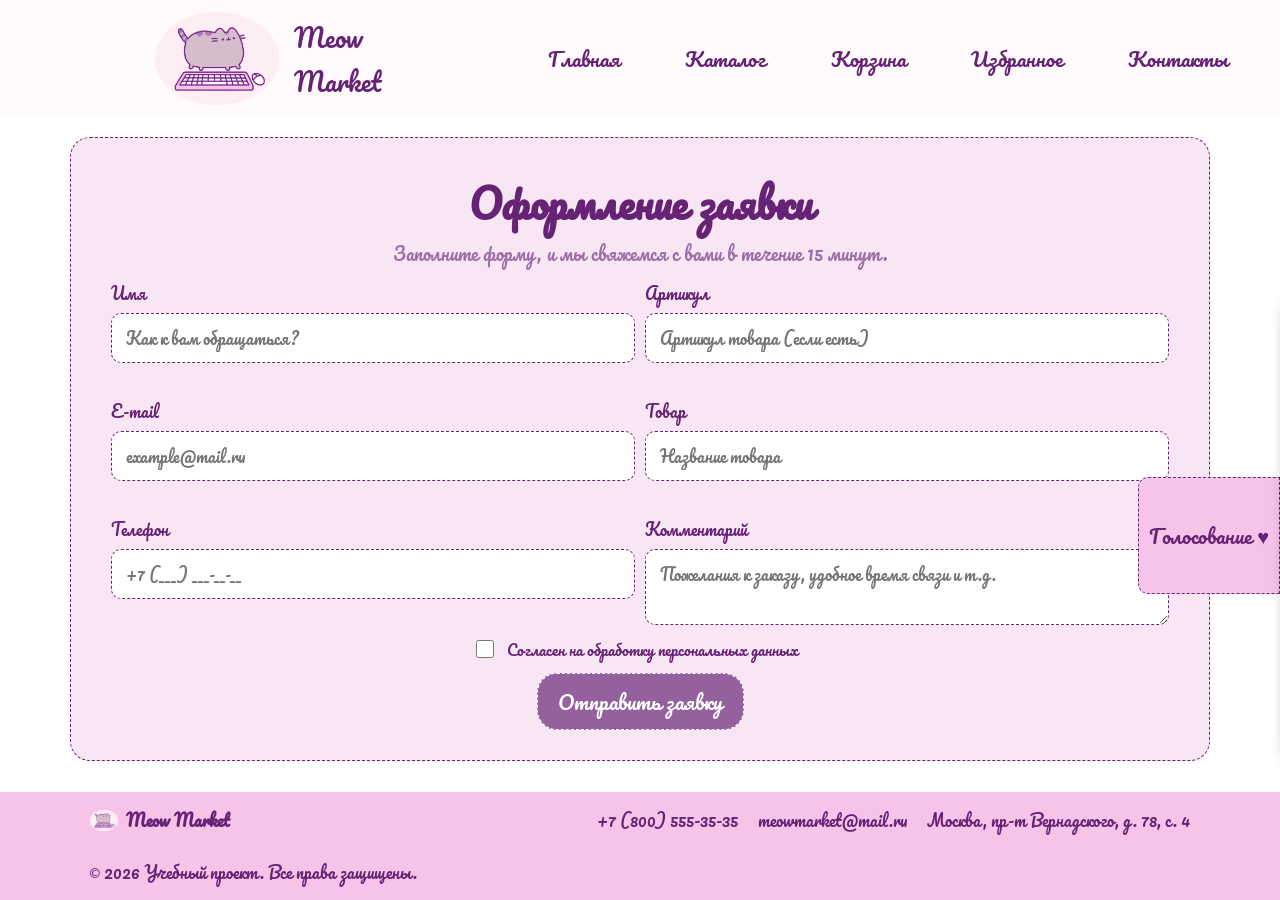
<file: order.html>
<!DOCTYPE html>
<html lang="ru">

<head>
	<meta charset="UTF-8">
	<meta name="viewport" content="width=device-width, initial-scale=1.0">
	<meta name="description"
		content="Оформление заявки в Meow Market. Заполните форму, чтобы заказать товары для вашего котика. Укажите контакты, и мы свяжемся с вами для подтверждения!">
	<meta property="og:type" content="website">
	<meta property="og:title" content="Оформление заявки - Meow Market">
	<meta property="og:description" content="Заполните форму, и мы свяжемся с вами для подтверждения заказа.">
	<meta property="og:image" content="https://NazarovaVA.github.io/Meow-Market-kr1-html-css-shop/images/icon.svg">
	<link rel="preconnect" href="https://fonts.googleapis.com">
	<link rel="preconnect" href="https://fonts.gstatic.com" crossorigin>
	<link href="https://fonts.googleapis.com/css2?family=Pacifico&display=swap" rel="stylesheet">
	<link rel="icon" href="images/icon.svg" type="image/svg+xml">
	<title>Meow Market - Оставьте заявку для заказа</title>
	<link rel="stylesheet" href="css/style.css">
	<link rel="stylesheet" href="css/responsive.css">
	<script type="module" src="js/main.js"></script>
</head>

<body>
	<a href="#main-content" class="skip-link">Перейти к основному содержимому</a>
	<header class="site-header">
		<div class="site-header__logo">
			<a class="site-header__logo-img" href="index.html">
				<img src="images/logo.gif" alt="Логотип магазина" />
			</a>
			<a class="site-header__logo-text" href="index.html">Meow Market</a>
		</div>

		<!-- Кнопка бургера (видна только на мобилке) -->
		<button class="burger-menu" id="burgerBtn" type="button" aria-label="Открыть меню" aria-expanded="false"
			aria-controls="navWrapper">
			<span></span>
			<span></span>
			<span></span>
		</button>

		<div class="site-header__nav-wrapper" id="navWrapper">
			<nav class="site-nav">
				<ul class="site-nav__list">
					<li class="site-nav__item">
						<a class="site-nav__link" href="index.html">Главная</a>
					</li>
					<li class="site-nav__item">
						<a class="site-nav__link" href="catalog.html">Каталог</a>
					</li>
					<li class="site-nav__item">
						<a class="site-nav__link nav-link--with-counter" href="cart.html">
							Корзина 
							<span class="cart-counter nav-counter" style="display:none;">0</span>
						</a>
					</li>
					<li class="site-nav__item">
						<a class="site-nav__link nav-link--with-counter" href="favorites.html">
							Избранное
							<span class="fav-counter nav-counter" style="display:none;">0</span>
						</a>
					</li>
					<li class="site-nav__item">
						<a class="site-nav__link" href="contacts.html">Контакты</a>
					</li>
				</ul>
			</nav>
		</div>
	</header>

	<main id="main-content">
		<section class="order">
			<form class="order-form" id="orderForm" action="#" method="post" novalidate>
				<div class="order-form__field--full">
					<h1 class="order__title">Оформление заявки</h1>
					<p class="order__subtitle">Заполните форму, и мы свяжемся с вами в течение 15 минут.</p>
				</div>
				<div class="order-form__field">
					<label class="order-form__label" for="orderName">Имя</label>
					<input class="order-form__input" type="text" id="orderName" name="name"
						placeholder="Как к вам обращаться?" required>
					<span class="order-form__error" data-error-for="name"></span> 
				</div>
				<div class="order-form__field">
					<label class="order-form__label" for="orderArticle">Артикул</label>
					<input class="order-form__input" type="text" id="orderArticle" name="article"
						placeholder="Артикул товара (если есть)">
				</div>
				<div class="order-form__field">
					<label class="order-form__label" for="orderEmail">E-mail</label>
					<input class="order-form__input" type="email" id="orderEmail" name="email" placeholder="example@mail.ru"
						required>
					<span class="order-form__error" data-error-for="email"></span>
				</div>
				<div class="order-form__field">
					<label class="order-form__label" for="orderProduct">Товар</label>
					<input class="order-form__input" type="text" id="orderProduct" name="product" placeholder="Название товара">
				</div>
				<div class="order-form__field">
					<label class="order-form__label" for="orderPhone">Телефон</label>
					<input class="order-form__input" type="tel" id="orderPhone" name="phone"
						placeholder="+7 (___) ___-__-__" required>
					<span class="order-form__error" data-error-for="phone"></span>
				</div>
				<div class="order-form__field">
					<label class="order-form__label" for="orderComment">Комментарий</label>
					<textarea class="order-form__textarea" id="orderComment" name="comment" rows="1"
						placeholder="Пожелания к заказу, удобное время связи и т.д."></textarea>
				</div>
	
				<div class="order-form__checkbox-label">
					<input class="order-form__checkbox" type="checkbox" id="orderAgree" name="agree" required>
					<label class="order-form__checkbox-text" for="orderAgree">Согласен на обработку персональных данных</label>
					<span class="order-form__error order-form__error--center" data-error-for="agree"></span>
				</div>

				<button class="button order-form__button" type="submit">Отправить заявку</button>
			</form>
		</section>
	</main>

	<footer class="site-footer">
		<div class="site-footer__inner">
			<a href="index.html" class="site-footer__logo">
				<img src="images/logo.gif" alt="Meow Market" class="site-footer__logo-img">
				Meow Market
			</a>
			<ul class="site-footer__contacts">
				<li>+7 (800) 555-35-35</li>
				<li>meowmarket@mail.ru</li>
				<li>Москва, пр-т Вернадского, д. 78, с. 4</li>
			</ul>
			<p class="site-footer__copy"><span>©</span> 2026 Учебный проект. Все права защищены.</p>
		</div>
	</footer>

	<!-- Модальное окно «Спасибо за заявку» -->
	<div class="modal" id="successModal">
		<div class="modal__overlay" data-modal-close></div>
		<div class="modal__content">
			<button class="modal__close" type="button" data-modal-close aria-label="Закрыть">×</button>
			<div class="modal__icon"></div>
			<h3 class="modal__title">Спасибо за заявку!</h3>
			<p class="modal__text">Мы получили ваше сообщение и свяжемся с вами в течение 15 минут.</p>
			<button class="button modal__button" type="button" data-modal-close>Отлично!</button>
		</div>
	</div>

	<button class="cat-vote-btn" id="openCatBtn" type="button">Голосование ♥</button>
	<aside class="cat-panel" id="panel">
		<div class="cat-panel__inner">
			<div class="cat-panel__title">Заслуживает подарка?</div>
			<div class="cat-panel__content"></div>
		</div>
		<button class="cat-panel__button" id="closeCatBtn" type="button">Да, он прекрасен!</button>
	</aside>
</body>

</html>
</file>
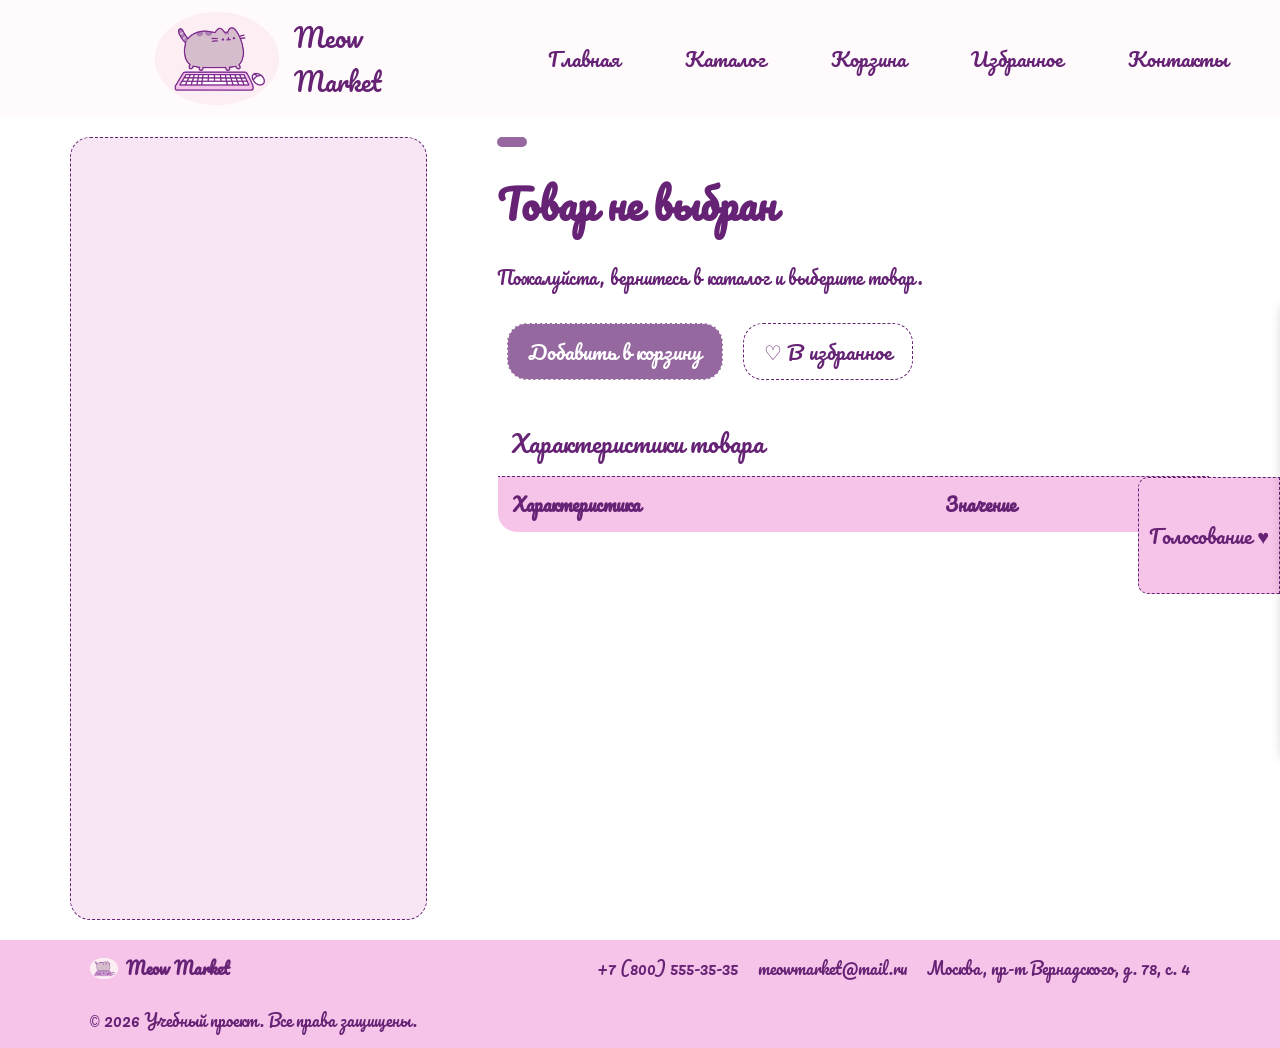
<file: product.html>
<!DOCTYPE html>
<html lang="ru">

<head>
	<meta charset="UTF-8">
	<meta name="viewport" content="width=device-width, initial-scale=1.0">
	<meta name="description"
		content="Страница товара в Meow Market. Подробное описание, характеристики, фото и цена. Добавьте понравившийся товар для кота в корзину и порадуйте питомца!">
	<meta property="og:type" content="website">
	<meta property="og:title" content="Информация о товаре - Meow Market">
	<meta property="og:description" content="Подробное описание, фото и цена. Порадуйте своего котика!">
	<meta property="og:image" content="https://NazarovaVA.github.io/Meow-Market-kr1-html-css-shop/images/icon.svg">
	<link rel="preconnect" href="https://fonts.googleapis.com">
	<link rel="preconnect" href="https://fonts.gstatic.com" crossorigin>
	<link href="https://fonts.googleapis.com/css2?family=Pacifico&display=swap" rel="stylesheet">
	<link rel="icon" href="images/icon.svg" type="image/svg+xml">
	<title>Meow Market - Информация о товаре</title>
	<link rel="stylesheet" href="css/style.css">
	<link rel="stylesheet" href="css/responsive.css">
	<script type="module" src="js/main.js"></script>
</head>

<body>
	<a href="#main-content" class="skip-link">Перейти к основному содержимому</a>
	<header class="site-header">
		<div class="site-header__logo">
			<a class="site-header__logo-img" href="index.html">
				<img src="images/logo.gif" alt="Логотип магазина" />
			</a>
			<a class="site-header__logo-text" href="index.html">Meow Market</a>
		</div>

		<!-- Кнопка бургера (видна только на мобилке) -->
		<button class="burger-menu" id="burgerBtn" type="button" aria-label="Открыть меню" aria-expanded="false"
			aria-controls="navWrapper">
			<span></span>
			<span></span>
			<span></span>
		</button>

		<div class="site-header__nav-wrapper" id="navWrapper">
			<nav class="site-nav">
				<ul class="site-nav__list">
					<li class="site-nav__item">
						<a class="site-nav__link" href="index.html">Главная</a>
					</li>
					<li class="site-nav__item">
						<a class="site-nav__link" href="catalog.html">Каталог</a>
					</li>
					<li class="site-nav__item">
						<a class="site-nav__link nav-link--with-counter" href="cart.html">
							Корзина 
							<span class="cart-counter nav-counter" style="display:none;">0</span>
						</a>
					</li>
					<li class="site-nav__item">
						<a class="site-nav__link nav-link--with-counter" href="favorites.html">
							Избранное
							<span class="fav-counter nav-counter" style="display:none;">0</span>
						</a>
					</li>
					<li class="site-nav__item">
						<a class="site-nav__link" href="contacts.html">Контакты</a>
					</li>
				</ul>
			</nav>
		</div>
	</header>

	<main id="main-content">
		<section class="product">
			<div class="product__container">

				<div class="product__gallery">
					<div class="product__image"></div>
				</div>

				<div class="product__info">
					<span class="product__badge"></span>
					<h1 class="product__title"></h1>
					<div class="product__price"></div>
					<p class="product__description"></p>
	
					<div class="product__actions">
						<button class="button" type="button" id="productAddToCartBtn">Добавить в корзину</button>
						<button class="button button--outline" type="button" id="productFavBtn">♡ В избранное</button>
					</div>
	
					<div class="table-wrapper">
						<table class="product__table">
							<caption class="product__table-caption">Характеристики товара</caption>
							<thead class="product__table-head">
								<tr>
									<th scope="col">Характеристика</th>
									<th scope="col">Значение</th>
								</tr>
							</thead>
							<tbody class="product__table-body"></tbody>
						</table>
					</div>
				</div>
	
			</div>
		</section>
	</main>

	<footer class="site-footer">
		<div class="site-footer__inner">
			<a href="index.html" class="site-footer__logo">
				<img src="images/logo.gif" alt="Meow Market" class="site-footer__logo-img">
				Meow Market
			</a>
			<ul class="site-footer__contacts">
				<li>+7 (800) 555-35-35</li>
				<li>meowmarket@mail.ru</li>
				<li>Москва, пр-т Вернадского, д. 78, с. 4</li>
			</ul>
			<p class="site-footer__copy"><span>©</span> 2026 Учебный проект. Все права защищены.</p>
		</div>
	</footer>

	<button class="cat-vote-btn" id="openCatBtn" type="button">Голосование ♥</button>
	<aside class="cat-panel" id="panel">
		<div class="cat-panel__inner">
			<div class="cat-panel__title">Заслуживает подарка?</div>
			<div class="cat-panel__content"></div>
		</div>
		<button class="cat-panel__button" id="closeCatBtn" type="button">Да, он прекрасен!</button>
	</aside>
</body>

</html>
</file>
<file: css/style.css>
:root {
	/* Размеры */
	--header-height: 13vh;
	--logo-font-size: 25px;
	--header-padding-top-bottom: 12px;
	--header-padding-left-right: 20px;

	/* Радиусы */
	--radius-xs: 10px;
	--radius-sm: 16px;
	--radius-md: 20px;
	--radius-lg: 30px;
	--radius-xl: 40px;

	/* Основные цвета */
	--color-primary: #662274;
	--color-primary-a70: #662274ae;
	--color-bg: #fffbfc;
	--color-white: #FFFFFF;
	--color-muted: #9e6fa7;

	/* Розовые оттенки */
	--color-pink-dark: #f39cdd;
	--color-pink: #f6c3e9;
	--color-pink-a45: #f6c3e972;
	--color-pink-light: #f8e6f4;
	--color-pink-light-a86: #f8e6f4dc;
	--color-pink-pale: #fdeef3;
	--color-pink-answer: #ffc6f1;
	--color-pink-overlay: #ffe1f8b7;
	--color-pink-hover: #ffbbee;

	/* Акценты */
	--color-accent: #ff46d1;
	--color-hero-bg: #fdf7fbe5;
	--color-hero-overlay: #f6c3e941;

	/* Курсор */
	--cursor-paw: url(../images/paw.png), auto;
}

/* ================= БАЗОВЫЕ СТИЛИ ================= */
::-webkit-scrollbar { width: 15px; height: 15px; }
::-webkit-scrollbar-track { background: var(--color-pink-light); }
::-webkit-scrollbar-thumb { background: var(--color-pink); border: 2px solid var(--color-primary); border-radius: var(--radius-xs); }
::-webkit-scrollbar-thumb:hover { background: var(--color-pink-hover); }
::-webkit-scrollbar-corner { background: transparent; }

* {
	box-sizing: border-box;
	font-family: "Pacifico", cursive;
	color: var(--color-primary);
}

html {
	scroll-behavior: smooth;
	overflow-x: hidden;
}

body {
	margin: 0;
	display: flex;
	flex-direction: column;
	min-height: 100vh;
}

main {
	margin-top: var(--header-height);
	flex: 1 0 auto; /* Прижимает футер к низу */
}

section {
	height: 87vh;
}

.button {
	text-decoration: none;
	padding: 10px 20px;
	background-color: var(--color-primary-a70);
	color: var(--color-white);
	border: 1px dashed var(--color-white);
	font-size: 20px;
	border-radius: var(--radius-md);
	cursor: var(--cursor-paw);
	margin-left: 10px;
    display: inline-flex;
    align-items: center;
    justify-content: center;
}

.button:focus-visible {
	outline: 2px solid var(--color-accent);
	outline-offset: 3px;
}

.button--outline {
	background-color: transparent;
	color: var(--color-primary);
	border: 1px dashed var(--color-primary);
}

.button--outline:hover {
	background-color: var(--color-pink-light);
}

/* ================= ШАПКА И МЕНЮ ================= */
.site-header {
	cursor: var(--cursor-paw);
	background-color: var(--color-bg);
	height: var(--header-height);
	position: fixed;
	top: 0;
	width: 100%;
	z-index: 1000;
	display: flex;
	justify-content: space-between;
	align-items: center;
	padding: var(--header-padding-top-bottom) var(--header-padding-left-right);
	box-sizing: border-box;
}

.site-header__logo {
	display: flex;
	justify-content: center;
	align-items: center;
	height: calc(var(--header-height) - var(--header-padding-top-bottom) * 2);
	flex: 2;
}

.site-header__logo-img {
	height: calc(var(--header-height) - var(--header-padding-top-bottom) * 2);
	margin-right: 15px;
}

.site-header__logo-img img {
	cursor: var(--cursor-paw);
	height: calc(var(--header-height) - var(--header-padding-top-bottom) * 2);
}

.site-header__logo-text {
	cursor: var(--cursor-paw);
	margin: 0;
	font-size: var(--logo-font-size);
	text-decoration: none;
	width: min-content;
}

.site-header__nav-wrapper { flex: 3; }

.site-nav__list {
	display: flex;
	justify-content: space-around;
	align-items: center;
	list-style: none;
    padding: 0;
    margin: 0;
}

.site-nav__item {
	padding: 10px 20px;
	border-radius: var(--radius-md);
}

.site-nav__link {
	cursor: var(--cursor-paw);
	text-decoration: none;
	font-size: 20px;
}

.site-nav__item:hover { border: 1px dashed var(--color-primary); }
.site-nav__item--active { background-color: var(--color-pink); }

/* Счетчики в меню */
.nav-link--with-counter { position: relative; }
.nav-counter {
    background: var(--color-accent);
    color: white;
    border-radius: 50%;
    padding: 2px 6px;
    font-size: 12px;
    font-family: sans-serif;
    position: absolute;
    top: -5px;
    right: -15px;
    line-height: 1;
}
.fav-counter { background: var(--color-pink-dark); }
.nav-counter:empty, .nav-counter[style*="display: none"] { display: none !important; }

/* ================= ГЛАВНАЯ СТРАНИЦА ================= */
.marquee {
	overflow: hidden;
	width: 100%;
	background: var(--color-pink-light);
}

.marquee__track {
	display: flex;
	width: max-content;
	animation: marquee 12s linear infinite;
	padding: 10px 0px;
	transform: translateX(100%);
	border-top: 1px dashed var(--color-primary);
	border-bottom: 1px dashed var(--color-primary);
}

.marquee__item {
	flex-shrink: 0;
	padding-right: 2rem;
	white-space: nowrap;
}

@keyframes marquee {
	from { transform: translateX(0); }
	to { transform: translateX(-50%); }
}

.hero {
	background-position: center;
	background-repeat: no-repeat;
	background-size: cover;
	height: 81vh;
	position: relative;
}

.hero__bg {
	position: absolute;
	inset: 0;
	width: 100%;
	height: 100%;
	z-index: 0;
	overflow: hidden;
}

.hero__bg img {
	width: 100%;
	height: 100%;
	object-fit: cover;
	display: block;
}

.hero__inner {
	position: relative;
	z-index: 1;
	display: flex;
	flex-direction: column;
	height: 81vh;
	background-color: var(--color-hero-overlay);
	cursor: var(--cursor-paw);
}

.hero__title {
	text-align: center;
	background-color: var(--color-hero-bg);
	border: 1px dashed var(--color-primary);
	padding: 5px 0px;
}

.hero__content {
	display: flex;
	gap: 50px;
	padding: 0 60px;
	height: 63vh;
}

.hero__left {
	flex: 10;
	font-size: 23px;
	text-align: center;
	display: flex;
	justify-content: center;
	align-items: center;
	flex-direction: column;
	gap: 30px;
}

.hero__text {
	background-color: var(--color-hero-bg);
	border-radius: var(--radius-xl);
	border: 1px dashed var(--color-primary);
	padding: 40px 30px;
	cursor: var(--cursor-paw);
}

.fact-card {
	cursor: var(--cursor-paw);
	flex: 7;
	background-color: var(--color-hero-bg);
	padding: 20px 30px;
	border-radius: var(--radius-xl);
	border: 1px dashed var(--color-primary);
	text-align: center;
	font-size: 28px;
	display: flex;
	flex-direction: column;
	gap: 10px;
}

.fact-card__title { flex: 1; display: flex; justify-content: center; align-items: center; }
.fact-card__text {
	flex: 7;
	background-color: var(--color-pink-light-a86);
	border: 1px dashed var(--color-primary);
	border-radius: var(--radius-xl);
	margin: 0px 10px;
	padding: 0px 15px;
	display: flex;
	justify-content: center;
	align-items: center;
	font-size: 24px;
}

.section-title {
	text-align: center;
	margin: 0;
	font-size: 40px;
	padding: 20px;
}

.advantages { scroll-margin: var(--header-height); }
.advantages__grid {
	display: grid;
	grid-template-columns: repeat(2, 1fr);
	gap: 10px;
	padding: 0px 70px;
}

.advantage-card {
	cursor: var(--cursor-paw);
	padding: 10px;
	perspective: 1000px;
	height: 270px;
}

.advantage-card__inner {
	background-color: var(--color-pink-light);
	border: 1px dashed var(--color-primary);
	border-radius: var(--radius-lg);
	position: relative;
	width: 100%;
	height: 100%;
	transition: transform 0.6s;
	transform-style: preserve-3d;
}

@media (hover: hover) {
	.advantage-card:hover .advantage-card__inner { transform: rotateY(180deg); }
}
.advantage-card--flipped .advantage-card__inner { transform: rotateY(180deg); }

.advantage-card__front, .advantage-card__back {
	position: absolute;
	width: 100%;
	height: 100%;
	backface-visibility: hidden;
	-webkit-backface-visibility: hidden;
	display: flex;
	flex-direction: column;
	align-items: center;
	justify-content: center;
	padding: 20px;
	box-sizing: border-box;
	border-radius: var(--radius-lg);
	text-align: center;
	background-color: var(--color-pink-light);
}

.advantage-card__back { transform: rotateY(180deg); }
.advantage-card__title { margin: 0; font-size: 30px; }
.advantage-card__text { margin: 0; font-size: 20px; line-height: 1.4; }

.advantage-card__icon {
	background-position: center;
	background-size: contain;
	background-repeat: no-repeat;
	height: 200px;
	width: 200px;
}

.advantage-card__icon--delivery { background-image: url(../images/delivery.gif); }
.advantage-card__icon--tested { background-image: url(../images/tested.gif); }
.advantage-card__icon--products { background-image: url(../images/products.gif); }
.advantage-card__icon--love { background-image: url(../images/love.gif); }

@keyframes slide-from-left {
	from { opacity: 0; transform: translateX(-80px); }
	to { opacity: 1; transform: translateX(0); }
}
@keyframes slide-from-right {
	from { opacity: 0; transform: translateX(80px); }
	to { opacity: 1; transform: translateX(0); }
}
.advantage-card--from-left {
	animation: slide-from-left 0.8s ease-out both;
	animation-timeline: view();
	animation-range: entry 0% cover 30%;
}
.advantage-card--from-right {
	animation: slide-from-right 0.8s ease-out both;
	animation-timeline: view();
	animation-range: entry 0% cover 30%;
}

.popular { scroll-margin: var(--header-height); }

/* --- Горизонтальная лента популярных товаров --- */
.popular__wrapper {
    display: flex;
    align-items: center;
    gap: 12px;
    max-width: 1200px;
    margin: 0 auto;
    padding: 0 20px;
}

.products__grid {
    display: flex; 
    gap: 30px;
    overflow-x: auto;
    scroll-snap-type: x mandatory;
    padding: 20px 0;
    flex: 1;
    scrollbar-width: none; 
}
.products__grid::-webkit-scrollbar { display: none; }

.products__grid .product-card {
    flex: 0 0 320px;
    scroll-snap-align: start;
    height: 450px; 
}

/* Карточки товаров */
.product-card {
	background-position: center;
	background-repeat: no-repeat;
	background-size: cover;
	display: flex;
	flex-direction: column;
	justify-content: center;
	align-items: center;
	height: 67vh;
	border-radius: var(--radius-md);
	position: relative;
}

.product-card__badge {
	position: absolute;
	top: 20px;
	left: 20px;
	background-color: var(--color-primary-a70);
	color: var(--color-white);
	padding: 5px 10px;
	border-radius: var(--radius-xs);
	display: none;
}

.product-card__spacer { flex: 13; }

.product-card__content {
	border-top: 1px dashed var(--color-primary);
	display: none;
	cursor: var(--cursor-paw);
	flex: 4;
	background-color: var(--color-pink-overlay);
	width: 100%;
	text-align: center;
	padding: 10px;
	border-radius: 0px 0px var(--radius-md) var(--radius-md);
}

.product-card:hover .product-card__content,
.product-card:hover .product-card__badge,
.product-card--open .product-card__content,
.product-card--open .product-card__badge {
	display: block;
} 

.product-card--open, .product-card:hover {
	transform: scale(105%);
	border: 1px dashed var(--color-primary);
}

.product-card__name {
	width: 100%;
	font-size: 23px;
	display: -webkit-box;
	-webkit-line-clamp: 1;
	-webkit-box-orient: vertical;
	overflow: hidden;
	text-overflow: ellipsis;
}

.product-card__info { font-size: 30px; padding-bottom: 5px; }
.product-card__price { flex: 1; }
.product-card__actions {
	flex: 2;
	display: flex;
	flex-direction: column;
	justify-content: center;
	align-items: center;
	gap: 5px;
}

.product-card__more, .product-card__buy {
	cursor: var(--cursor-paw);
	flex: 1;
	width: 100%;
	font-size: 18px;
	background-color: var(--color-pink-a45);
	border: 1px dashed var(--color-primary);
	border-radius: var(--radius-md);
	text-decoration: none;
}

.product-card__more:hover, .product-card__buy:hover { background-color: var(--color-pink); }

/* Сердечко избранного */
.product-card__favorite {
    position: absolute;
    top: 15px;
    right: 15px;
    width: 40px;
    height: 40px;
    background: var(--color-white);
    border: 1px dashed var(--color-primary);
    border-radius: 50%;
    font-size: 24px;
    color: var(--color-primary);
    cursor: var(--cursor-paw);
    display: flex;
    align-items: center;
    justify-content: center;
    z-index: 10;
    transition: transform 0.2s, background-color 0.2s, color 0.2s;
    box-shadow: 0 2px 8px rgba(0, 0, 0, 0.1);
    line-height: 1;
    padding-bottom: 3px;
}
.product-card__favorite:hover { transform: scale(1.1); }
.product-card__favorite.is-active { color: var(--color-accent); border-style: solid; }

/* FAQ */
.faq__list {
	display: flex;
	flex-direction: column;
	gap: 15px;
	padding: 0 70px;
	height: 80%;
	text-align: center;
}
.faq-item { cursor: var(--cursor-paw); display: flex; gap: 10px; flex: 1; min-height: 0; }
.faq-item__question, .faq-item__answer {
	background-color: var(--color-pink-dark);
	display: grid;
	place-items: center;
	border-radius: var(--radius-md);
	font-size: 22px;
	padding: 7px 20px;
	border: 1px dashed var(--color-primary);
	overflow: hidden;
	min-width: 0;
}
.faq-item__question { flex: 2; }
.faq-item__answer {
	flex: 0;
	font-size: 18px;
	background-color: var(--color-pink-answer);
	padding-left: 0;
	padding-right: 0;
	opacity: 0;
	transition: flex 0.5s ease, opacity 0.4s ease, padding 0.5s ease;
}
.faq-item--open .faq-item__answer,
.faq-item:hover .faq-item__answer {
	flex: 3;
	padding-left: 20px;
	padding-right: 20px;
	opacity: 1;
}

/* Шаги заказа */
.how-to-order {
	scroll-margin: var(--header-height);
	height: 87vh;
	display: flex;
	flex-direction: column;
	justify-content: start;
	align-items: center;
	text-align: center;
	padding: 0px 20px;
}
.step-card {
	position: relative;
	width: 60%;
	height: 70%;
	background: var(--color-white);
	border-radius: var(--radius-md);
	box-shadow: 0px 0px 50px var(--color-pink-dark);
	cursor: var(--cursor-paw);
	padding: 30px;
	transition: transform 0.3s ease, box-shadow 0.3s ease;
	margin-top: 15px;
	margin-bottom: 24px;
	border: 1px dashed var(--color-primary);
}
.step-card:hover { transform: translateY(-4px); box-shadow: 0px 0px 50px var(--color-accent); }
.step-card:focus-visible { outline: 2px solid var(--color-accent); outline-offset: 4px; }
.step-card__stage { position: relative; width: 100%; height: 100%; }
.step-card__slide { position: absolute; inset: 0; display: flex; opacity: 0; transition: opacity 0.5s ease; pointer-events: none; }
.step-card__slide--active { opacity: 1; }
.step-card__num {
	flex: 1; color: var(--color-pink); font-size: 100px; line-height: 1;
	transform: scaleY(5.7) scaleX(2.3); transform-origin: bottom;
	display: flex; justify-content: center; align-items: end; padding-left: 10px;
}
.step-card__content { flex: 7; display: flex; flex-direction: column; justify-content: center; align-items: center; }
.step-card__image { background-position: center; background-repeat: no-repeat; background-size: cover; height: 20vh; width: 26vh; }
.step-card__image--choose { background-image: url(../images/choose.gif); width: 20vh; }
.step-card__image--form { background-image: url(../images/form.gif); }
.step-card__image--phone { background-image: url(../images/phone.gif); }
.step-card__image--end { background-image: url(../images/gift.gif); width: 20vh; }
.step-card__title { margin: 0 0 10px; color: var(--color-primary); font-size: 30px; }
.step-card__text { margin: 0; color: var(--color-primary); font-size: 20px; }
.step-card__dots { display: flex; gap: 10px; }
.step-card__dot {
	width: 12px; height: 12px; border: none; border-radius: 50%;
	background: var(--color-pink); padding: 0; cursor: pointer; transition: background 0.3s, transform 0.3s;
}
.step-card__dot:hover { background: var(--color-pink-dark); }
.step-card__dot--active { background: var(--color-primary); transform: scale(1.2); }
.promo-text { color: #ce8fcca8; }

/* Отзывы */
.reviews { padding: 60px 20px; text-align: center; overflow: hidden; }
.reviews__wrapper { display: flex; align-items: center; gap: 12px; max-width: 1100px; margin: 0 auto; }
.reviews__track { display: flex; gap: 30px; overflow-x: auto; scroll-snap-type: x mandatory; padding: 10px 0; flex: 1; }
.reviews__track::-webkit-scrollbar { display: none; }
.review-card {
	flex: 0 0 300px; scroll-snap-align: start; background: var(--color-pink-light-a86);
	border-radius: var(--radius-sm); padding: 24px; text-align: center;
	display: flex; flex-direction: column; gap: 10px; border: 1px dashed var(--color-primary); cursor: var(--cursor-paw);
}
.review-card__stars { color: var(--color-pink-dark); letter-spacing: 2px; font-size: 40px; }
.review-card__text { margin: 0; color: var(--color-primary); flex-grow: 1; font-size: 25px; }
.review-card__author { color: var(--color-muted); font-size: 20px; }
.reviews__arrow { width: 50px; height: 50px; border: none; background-repeat: no-repeat; background-color: transparent; font-size: 40px; cursor: pointer; }
.reviews__arrow--prev { background-image: url(../images/paw-left.png); }
.reviews__arrow--next { background-image: url(../images/paw-right.png); }

/* ================= ФУТЕР И ПАНЕЛИ ================= */
.site-footer {
	background: var(--color-pink);
	color: var(--color-primary);
	font-size: 16px;
	padding: 14px 20px;
	flex-shrink: 0;
}
.site-footer__inner { display: flex; align-items: center; justify-content: space-between; gap: 24px; max-width: 1100px; margin: 0 auto; flex-wrap: wrap; }
.site-footer__logo { display: inline-flex; align-items: center; gap: 8px; font-weight: 700; text-decoration: none; }
.site-footer__logo-img { width: 28px; }
.site-footer__contacts { display: flex; gap: 20px; list-style: none; padding: 0; margin: 0; }
.site-footer__copy { margin: 0; }
.site-footer__copy>span { font-family: monospace; }

.cat-vote-btn {
	border: 1px dashed var(--color-primary); cursor: var(--cursor-paw);
	position: fixed; top: calc(var(--header-height) + 40vh); right: 0px;
	writing-mode: sideways-lr; padding-bottom: 40px; padding-top: 40px; padding-left: 10px; padding-right: 10px;
	font-size: 20px; border-radius: var(--radius-xs) 0 0 var(--radius-xs);
	background-color: var(--color-pink); transition: padding 0.4s ease-out; z-index: 999;
}
.cat-vote-btn:hover { padding-left: 20px; }
.cat-panel__button { cursor: var(--cursor-paw); font-size: 20px; padding: 5px 20px; background-color: var(--color-pink); border: none; border-radius: var(--radius-xs); }
.cat-panel {
	border: 1px dashed var(--color-primary); cursor: var(--cursor-paw);
	background-color: var(--color-pink-pale); position: fixed; top: calc(var(--header-height) + 20vh); right: 320px;
	width: 320px; height: 470px; box-shadow: 2px 0 12px rgba(0, 0, 0, 0.2);
	transform: translateX(calc(100% + 320px)); transition: transform 0.3s ease; z-index: 1001;
	display: flex; flex-direction: column; justify-content: center; align-items: center; gap: 8px;
	border-radius: var(--radius-md) 0 0 var(--radius-md);
}
.cat-panel--open { transform: translateX(320px); }
.cat-panel__inner { display: flex; flex-direction: column; justify-content: center; align-items: center; gap: 10px; }
.cat-panel__title { font-size: 30px; }
.cat-panel__content { text-align: center; max-width: 300px; }
.cat-panel__content img { width: 300px; height: 300px; }

.scroll-top {
	position: fixed; bottom: 30px; right: 10px; width: 50px; height: 50px;
	border: 1px dashed var(--color-primary); border-radius: 10px;
	background-color: var(--color-pink); color: var(--color-primary); font-size: 24px;
	cursor: var(--cursor-paw); display: none; align-items: center; justify-content: center;
	z-index: 999; transition: background-color 0.2s, transform 0.2s;
}
.scroll-top:hover { background-color: var(--color-pink-dark); transform: translateY(-3px); }
.scroll-top--visible { display: flex; }

/* ================= КАТАЛОГ ================= */
.catalog {
	display: flex;
	justify-content: start;
	width: 100%;
	padding: 20px 70px 5px 70px;
	gap: 10px;
	height: max-content;
}
.catalog__title { font-size: 35px; margin: 0 0 10px 0; text-align: center; }
.filters-container { flex: 2; background-color: #ffffff; padding: 20px 0 0 0; position: sticky; top: var(--header-height); align-self: flex-start; }
.filters { background-color: #f6c3e9; width: 100%; border-radius: 20px; text-align: center; padding: 10px; accent-color: var(--color-accent); }
.filters__title { font-size: 20px; margin: 0 0 5px 0; }
.filters__group { display: flex; flex-direction: column; align-items: start; gap: 3px; }
.filters__header { display: flex; justify-content: space-between; align-items: center; cursor: pointer; user-select: none; padding: 5px 10px; transition: opacity 0.2s; }
.filters__toggle { background: none; border: none; color: var(--color-primary); font-size: 14px; cursor: var(--cursor-paw); }
.filters--collapsed .filters__form { display: none; }
.filters--collapsed { padding-bottom: 10px; }

.filters__price-row { display: flex; flex-direction: column; gap: 10px; width: 100%; margin: 0 auto; }
.filters__price-label { display: flex; align-items: center; gap: 10px; width: 100%; }
.filters__price-text { width: 20px; text-align: left; }
.filters__price-input { flex: 1; width: 100%; padding: 5px 10px; border: 1px dashed var(--color-primary); border-radius: var(--radius-xs); font-family: inherit; background-color: var(--color-white); }

.products-container { padding: 0px 30px; flex: 7; background-color: #ffffff; }
.products { display: grid; grid-template-columns: repeat(3, 1fr); gap: 20px; margin-bottom: 20px; }
.catalog-product-card { height: 450px; }
.catalog-product-card .product-card__spacer { flex: 3; }
.catalog-product-card .product-card__content { flex: 2; }
.catalog-product-card__name { font-size: 20px; }
.catalog-product-card__info { font-size: 20px; }
.catalog-product-card__price { font-size: 25px; }
.catalog-product-card__more, .catalog-product-card__buy { font-size: 15px; }

.filters__actions { margin-top: 10px; }
.filters__button { font-size: 15px; padding: 5px 15px; }

.catalog-controls { display: flex; justify-content: space-between; align-items: center; margin-bottom: 25px; gap: 15px; flex-wrap: wrap; }
.catalog-controls__input {
    flex: 1; min-width: 250px; padding: 12px 15px 12px 45px;
    border: 1px dashed var(--color-primary); border-radius: var(--radius-md);
    font-family: inherit; font-size: 16px; color: var(--color-primary); background-color: var(--color-white);
    transition: all 0.3s ease;
    background-image: url('data:image/svg+xml;utf8,<svg xmlns="http://www.w3.org/2000/svg" width="18" height="18" viewBox="0 0 24 24" fill="none" stroke="%23662274" stroke-width="2" stroke-linecap="round" stroke-linejoin="round"><circle cx="11" cy="11" r="8"></circle><line x1="21" y1="21" x2="16.65" y2="16.65"></line></svg>');
    background-repeat: no-repeat; background-position: 15px center; background-size: 18px;
}
.catalog-controls__input::placeholder { color: var(--color-muted); opacity: 0.7; }
.catalog-controls__input:focus { outline: none; border-style: solid; box-shadow: 0 0 0 4px var(--color-pink-light); }
.catalog-controls__count { font-size: 18px; color: var(--color-primary); margin: 0; font-weight: bold; white-space: nowrap; }

.catalog-empty { text-align: center; padding: 40px 20px; background: var(--color-pink-light); border: 1px dashed var(--color-primary); border-radius: var(--radius-md); }
.catalog-empty__text { font-size: 24px; margin-bottom: 10px; }
.catalog-empty__hint { font-size: 16px; color: var(--color-muted); margin-bottom: 20px; }
.catalog-empty__img { width: 150px; height: 150px; margin: 15px auto; background-image: url('../images/sad.gif'); background-size: contain; background-position: center; background-repeat: no-repeat; }

/* ================= СТРАНИЦА ТОВАРА ================= */
.product { padding: 20px 70px; height: max-content; }
.product__container { display: grid; grid-template-columns: 1fr 2fr; gap: 70px; }
.product__gallery { position: sticky; top: var(--header-height); height: calc(100vh - var(--header-height)); align-self: start; }
.product__image { width: 100%; height: 100%; background-position: center; background-repeat: no-repeat; background-size: contain; background-color: var(--color-pink-light); border-radius: var(--radius-md); border: 1px dashed var(--color-primary); }
.product__info { height: max-content; }
.product__badge { display: inline-block; background-color: var(--color-primary-a70); color: var(--color-white); padding: 5px 15px; border-radius: var(--radius-xs); margin-bottom: 15px; font-size: 14px; }
.product__title { font-size: 40px; margin: 0 0 15px; }
.product__price { font-size: 32px; margin-bottom: 25px; }
.product__description { font-size: 18px; line-height: 1.6; margin: 0 0 30px; }
.product__actions { display: flex; gap: 10px; flex-wrap: wrap; margin-bottom: 30px; }
.product__table { width: 100%; border-collapse: collapse; border: 1px dashed var(--color-primary); border-radius: var(--radius-md); overflow: hidden; }
.product__table-caption { font-size: 24px; padding: 12px 15px; caption-side: top; text-align: left; }
.product__table th, .product__table td { padding: 12px 15px; border-bottom: 1px dashed var(--color-primary); text-align: left; vertical-align: top; font-size: 16px; }
.product__table-head th { background-color: var(--color-pink); font-size: 18px; }
.product__table-body th { width: 40%; font-weight: normal; }
.product__table-body tr:nth-child(even) { background-color: var(--color-pink-light); }
.product__table-body tr:last-child th, .product__table-body tr:last-child td { border-bottom: none; }

/* ================= СТРАНИЦА ЗАКАЗА ================= */
.order { padding: 20px 70px; height: max-content; display: flex; flex-direction: column; align-items: center; }
.order__title { font-size: 40px; margin: 0; text-align: center; }
.order__subtitle { font-size: 18px; color: var(--color-muted); margin: 0; text-align: center; }
.order-form { width: 100%; background-color: var(--color-pink-light); border: 1px dashed var(--color-primary); border-radius: var(--radius-md); padding: 30px 40px; display: grid; grid-template-columns: 1fr 1fr; gap: 10px 10px; }
.order-form__field--full { grid-column: 1 / -1; }
.order-form__field { display: flex; flex-direction: column; gap: 6px; }
.order-form__label { font-size: 16px; }
.order-form__input, .order-form__textarea { width: 100%; padding: 10px 14px; border: 1px dashed var(--color-primary); border-radius: var(--radius-xs); background-color: var(--color-white); font-family: inherit; font-size: 16px; transition: box-shadow 0.2s, background-color 0.2s; }
.order-form__input:focus-visible, .order-form__textarea:focus-visible { outline: 2px solid var(--color-accent); outline-offset: 2px; }
.order-form__textarea { resize: vertical; min-height: 76px; }
.order-form__checkbox-label { grid-column: 1 / -1; display: flex; justify-content: center; align-items: center; gap: 10px; font-size: 15px; }
.order-form__checkbox { accent-color: var(--color-primary); width: 18px; height: 18px; }
.order-form__button { grid-column: 1 / -1; justify-self: center; margin-left: 0; cursor: var(--cursor-paw); }

.order-form__error { color: #d32f2f; font-size: 13px; min-height: 16px; display: block; margin-top: 2px; font-family: sans-serif; }
.order-form__input--error { border-color: #d32f2f !important; background-color: #fff3f3; }
.order-form__error--center { grid-column: 1 / -1; text-align: center; margin-bottom: 10px; display: block; }

/* ================= МОДАЛКА ================= */
.modal { position: fixed; inset: 0; display: none; align-items: center; justify-content: center; z-index: 2000; }
.modal--open { display: flex; }
.modal__overlay { position: absolute; inset: 0; background-color: rgba(0, 0, 0, 0.5); cursor: var(--cursor-paw); }
.modal__content { position: relative; background-color: var(--color-white); border: 1px dashed var(--color-primary); border-radius: var(--radius-md); padding: 40px 30px; max-width: 420px; width: 90%; text-align: center; box-shadow: 0 20px 60px rgba(0, 0, 0, 0.25); z-index: 1; cursor: var(--cursor-paw); display: grid; place-items: center; }
.modal__close { position: absolute; top: 10px; right: 15px; background: none; border: none; font-size: 28px; line-height: 1; cursor: var(--cursor-paw); color: var(--color-primary); }
.modal__icon { background-image: url(../images/success.gif); background-position: center; background-repeat: no-repeat; background-size: cover; width: 100px; height: 100px; }
.modal__title { margin: 0 0 10px; font-size: 26px; }
.modal__text { margin: 0 0 25px; font-size: 16px; line-height: 1.5; }
.modal__button { margin-left: 0; }

/* ================= КОНТАКТЫ ================= */
.contacts { padding: 20px 70px; height: max-content; display: flex; flex-direction: column; align-items: center; }
.contacts__title { font-size: 40px; margin: 0 0 10px; text-align: center; }
.contacts__subtitle { font-size: 18px; color: var(--color-muted); margin: 0 0 40px; text-align: center; }
.contacts__info { width: 100%; display: grid; grid-template-columns: repeat(4, 1fr); gap: 20px; margin-bottom: 40px; }
.contact-item { background-color: var(--color-pink-light); border: 1px dashed var(--color-primary); border-radius: var(--radius-md); padding: 20px; text-align: center; }
.contact-item__title { font-size: 25px; margin: 0 0 8px; color: var(--color-muted); }
.contact-item__value { font-size: 16px; margin: 0; text-decoration: none; color: var(--color-primary); }
a.contact-item__value:hover { color: var(--color-accent); }
.contacts__cta { width: 100%; background-color: var(--color-pink); border: 1px dashed var(--color-primary); border-radius: var(--radius-md); padding: 30px; text-align: center; margin-bottom: 40px; }
.contacts__cta-title { font-size: 28px; margin: 0 0 10px; }
.contacts__cta-text { font-size: 16px; margin: 0 0 20px; line-height: 1.5; }
.contacts__cta-button { display: inline-block; margin-left: 0; }
.contacts__map { width: 100%; border: 1px dashed var(--color-primary); border-radius: var(--radius-md); overflow: hidden; line-height: 0; }
.contacts__iframe { width: 100%; height: 400px; border: none; display: block; }

/* ================= КОРЗИНА ================= */
.cart-section { padding: 20px 70px; max-width: 1000px; margin: 0 auto; height: auto; }
.cart-item { display: flex; align-items: center; gap: 20px; background: var(--color-pink-light); padding: 15px; border-radius: var(--radius-md); margin-bottom: 15px; border: 1px dashed var(--color-primary); }
.cart-item__image { width: 80px; height: 80px; background-size: contain; background-position: center; background-repeat: no-repeat; background-color: white; border-radius: var(--radius-sm); flex-shrink: 0; }
.cart-item__info { flex: 1; display: flex; flex-direction: column; gap: 8px; }
.cart-item__info h3 { margin: 0; font-size: 20px; }
.cart-item__qty { display: flex; align-items: center; gap: 10px; }
.cart-btn-qty { width: 30px; height: 30px; border-radius: 50%; border: 1px solid var(--color-primary); background: white; cursor: var(--cursor-paw); color: var(--color-primary); font-size: 18px; display: flex; align-items: center; justify-content: center; }
.cart-btn-qty:hover { background: var(--color-pink); }
.cart-item__delete { margin-left: auto; background: none; border: none; color: #d32f2f; cursor: var(--cursor-paw); text-decoration: underline; font-size: 14px; }

.cart-summary { display: flex; flex-direction: column; align-items: center; justify-content: center; gap: 20px; background: var(--color-pink-dark); padding: 30px 20px; border-radius: var(--radius-md); margin-top: 20px; text-align: center; }
.cart-summary__left { width: 100%; display: flex; flex-direction: column; align-items: center; }
.cart-promo { display: flex; justify-content: center; gap: 10px; width: 100%; max-width: 400px; }
.cart-promo input { padding: 8px 12px; border: 1px dashed var(--color-primary); border-radius: var(--radius-xs); font-family: inherit; font-size: 16px; width: 100%; max-width: 250px; }
.cart-promo .button { padding: 8px 15px; font-size: 16px; margin: 0; }
#promoMessage { font-size: 14px; margin: 8px 0 0; font-family: sans-serif; min-height: 20px; }
.cart-summary__total { font-size: 24px; font-weight: bold; display: flex; flex-direction: column; gap: 5px; }
.cart-summary__discount { font-size: 18px; font-weight: normal; }
.cart-summary__final { font-size: 26px; }
.cart-summary__actions { display: flex; gap: 10px; justify-content: center; width: 100%; flex-wrap: wrap; }
.cart-summary__clear { background: transparent !important; color: var(--color-primary) !important; border-color: var(--color-primary) !important; }

/* Пустые состояния (Корзина и Избранное) */
.cart-empty { text-align: center; padding: 40px 20px; background: var(--color-pink-light); border: 1px dashed var(--color-primary); border-radius: var(--radius-md); margin-top: 20px; display: flex; flex-direction: column; align-items: center; gap: 20px; }
.cart-empty__text { font-size: 24px; margin: 0; color: var(--color-primary); }
.cart-empty__gif { width: 200px; height: 200px; background-image: url('../images/sad.gif'); background-size: contain; background-position: center; background-repeat: no-repeat; }

/* ================= ИЗБРАННОЕ ================= */
.favorites-section { max-width: 1200px; margin: 0 auto; padding: 20px 70px; height: auto; }
#favoritesGrid { display: grid; grid-template-columns: repeat(4, 1fr); gap: 20px; margin-bottom: 20px; }

/* ================= СТИЛИ ДЛЯ СТРАНИЦЫ ТОВАРА (JS) ================= */
.product__old-price {
    text-decoration: line-through;
    color: #888;
    font-size: 24px;
    margin-right: 15px;
}

.product__badge--hidden {
    display: none;
}

/* Кнопка "Нет в наличии" */
.button:disabled {
    opacity: 0.5;
    pointer-events: none;
}

/* Визуальный отклик для кнопки "Добавить в корзину" */
.button--success {
    background-color: var(--color-primary) !important;
    color: var(--color-white) !important;
}

/* Активная кнопка избранного на странице товара */
#productFavBtn.is-active {
    color: var(--color-accent) !important;
    border-color: var(--color-accent) !important;
}

/* Контент карточки в избранном виден всегда */
.product-card__content.is-visible {
    display: block;
}

/* Бейдж "Нет в наличии" */
.product-card__badge--out-of-stock {
    background-color: #999;
}

/* Старая цена (перечеркнутая) */
.product-card__old-price {
    text-decoration: line-through;
    font-size: 14px;
    color: #888;
    margin-right: 8px;
    font-weight: normal;
}

/* Визуальный отклик для кнопки "В корзину" в каталоге */
.product-card__buy.is-added {
    background-color: var(--color-primary);
    color: var(--color-white);
}

/* Элементы внутри корзины */
.cart-item__price {
    font-size: 18px;
}

.cart-item__qty-value {
    margin: 0 10px;
    font-family: sans-serif;
}

/* Сообщение о статусе промокода */
#promoMessage.is-success {
    color: green;
}

#promoMessage.is-error {
    color: #d32f2f;
}
</file>
<file: css/responsive.css>
/* =========================================================
   БАЗОВЫЕ ПРАВИЛА (все устройства)
   ========================================================= */

img, video {
	max-width: 100%;
	height: auto;
}

/* Skip-link */
.skip-link {
	position: fixed;
	top: -100px;
	left: 0;
	padding: 10px 20px;
	background: var(--color-primary);
	color: var(--color-white);
	text-decoration: none;
	font-size: 16px;
	z-index: 10000;
	border-radius: 0 0 var(--radius-xs) 0;
	transition: top 0.2s ease;
}

.skip-link:focus {
	top: 0;
	outline: 2px solid var(--color-accent);
	outline-offset: 2px;
}

/* Бургер-меню  */
.burger-menu {
	display: none; 
	flex-direction: column;
	gap: 5px;
	background: none;
	border: none;
	cursor: pointer;
	padding: 10px;
	z-index: 100;
}

.burger-menu span {
	display: block;
	width: 25px;
	height: 3px;
	background-color: var(--color-primary);
	border-radius: 3px;
	transition: 0.3s;
}

/* Обёртка для таблицы */
.table-wrapper {
	overflow-x: auto;
	-webkit-overflow-scrolling: touch;
	width: 100%;
}

.product-table {
	min-width: 500px;
}

/* =========================================================
   БУРГЕР-МЕНЮ (0 – 1023px)
   ========================================================= */
@media (max-width: 1023px) {
	.site-header {
		flex-wrap: wrap;
		height: auto;
		min-height: var(--header-height);
		padding: 10px 15px;
		align-items: center;
	}

	.site-header__logo {
		flex: 0 0 auto;
		height: auto;
		justify-content: flex-start;
	}

	.site-header__logo-img {
		height: 50px;
		margin-right: 8px;
	}

	.site-header__logo-img img {
		height: 50px;
	}

	.site-header__logo-text {
		width: auto;
		font-size: 20px;
	}

	/* Кнопка бургера */
	.burger-menu {
		display: flex;
		flex-direction: column;
		gap: 5px;
		background: none;
		border: none;
		cursor: pointer;
		padding: 10px;
		margin-left: auto;
		z-index: 1002;
	}

	.burger-menu span {
		display: block;
		width: 25px;
		height: 3px;
		background-color: var(--color-primary);
		border-radius: 3px;
		transition: transform 0.3s, opacity 0.3s;
	}

	.burger-menu.active span:nth-child(1) { 
		transform: translateY(8px) rotate(45deg); 
	}
	.burger-menu.active span:nth-child(2) {
		opacity: 0; 
	}
	.burger-menu.active span:nth-child(3) {
		transform: translateY(-8px) rotate(-45deg);
	}

	/* Выезжающая панель меню */
	.site-header__nav-wrapper {
		display: none;
		position: absolute;
		top: 100%;
		left: 0;
		width: 100%;
		background-color: var(--color-bg);
		border-top: 1px dashed var(--color-primary);
		border-bottom: 1px dashed var(--color-primary);
		box-shadow: 0 4px 12px rgba(0, 0, 0, 0.1);
		padding: 15px 0;
		z-index: 1001;
	}

	.site-header__nav-wrapper.active { 
		display: block; 
	}

	.site-nav__list {
		flex-direction: column;
		gap: 5px;
		padding: 0;
		margin: 0;
		width: 100%;
	}

	.site-nav__item {
		padding: 8px 20px;
		width: 100%;
		box-sizing: border-box;
		text-align: center;
	}

	.site-nav__link {
		font-size: 17px;
		display: block;
		width: 100%;
	}
}

/* =========================================================
   ПЛАНШЕТ (0 – 1200px) — меняем сетки и размеры
   ========================================================= */
@media (max-width: 1200px) {
	section {
		height: auto;
		min-height: auto;
	}

	.advantages, .popular, #faq, .how-to-order, .reviews {
		height: auto;
		min-height: auto;
	}

	/* Hero */
	.hero, .hero__inner {
		height: auto;
		min-height: auto;
	}
	.hero__inner { 
		padding-bottom: 10px; 
	}
	.hero__content {
		flex-direction: column;
		padding: 0 20px;
		height: auto;
		gap: 20px;
	}
	.hero__title { 
		font-size: 24px; padding: 10px; 
	}
	.hero__left {
		 font-size: 20px; 
	}
	.hero__text {
		 font-size: 20px; padding: 20px 15px; 
	}
	.fact-card__title {
		 font-size: 24px; 
	}
	.fact-card__text {
		 font-size: 20px; 
	}

	/* Advantages и Каталог */
	.advantages__grid {
		grid-template-columns: repeat(2, 1fr);
		padding: 0 30px;
	}

	.products {
		grid-template-columns: repeat(3, 1fr);
		gap: 15px;
	}

	/* Каталог — фильтры остаются слева, но товары в 3 колонки */
	.catalog { padding: 20px; }

	/* Товар */
	.product { padding: 10px; }
	.product__container { grid-template-columns: 1fr; gap: 20px; }
	.product__gallery { position: static; height: 400px; }

	/* Форма заказа */
	.order { padding: 20px; }
	.order-form { grid-template-columns: 1fr; padding: 20px; }
	.order-form__field--full { grid-column: auto; }

	/* Контакты */
	.contacts { padding: 20px; }
	.contacts__info { grid-template-columns: repeat(2, 1fr); }

	/* FAQ */
	.faq__list { padding: 0 20px; height: auto; }
	.faq-item { flex-direction: column; }
	.faq-item__answer { flex: 1; opacity: 1; padding: 10px; }

	/* Шаги заказа */
	.step-card {
		width: 80%;
		height: auto;
		min-height: auto;
		padding: 20px;
		margin-top: 10px;
		margin-bottom: 20px;
	}
	.step-card__stage { height: auto; min-height: 380px; }
	.step-card__slide { flex-direction: column; align-items: center; justify-content: center; padding: 10px 0; }
	.step-card__num { flex: none; font-size: 60px; line-height: 1; transform: none; height: auto; padding: 0; margin-bottom: 10px; }
	.step-card__content { flex: none; width: 100%; }
	.step-card__image { width: 150px; height: 150px; margin: 0 auto 10px; background-size: contain; }
	.step-card__image--choose, .step-card__image--end { width: 150px; }
	.step-card__title { font-size: 26px; margin: 0 0 5px; }
	.step-card__text { font-size: 18px; padding: 0 20px; }

	/* Отзывы */
	.reviews__wrapper { gap: 8px; }
	.reviews__track { gap: 15px; }
	.review-card { flex: 0 0 260px; padding: 20px; }
	.review-card__text { font-size: 18px; }
	.review-card__stars { font-size: 28px; }
	.review-card__author { font-size: 15px; }
	.reviews__arrow { width: 40px; height: 40px; background-size: 40px; flex-shrink: 0; }

	/* Отключаем анимацию на тач-устройствах */
	.advantage-card--from-left, .advantage-card--from-right { animation: none; }

	/* Уменьшаем меню */
	.site-nav__link { font-size: 16px; }
	.site-nav__item { padding: 6px 12px; }

	/* Карточки в каталоге на тач-устройствах */
	.catalog-product-card .product-card__content { display: block; position: absolute; height: 40%; bottom: 0; left: 0; }
	.catalog-product-card .product-card__badge { display: block; }
	.catalog-product-card .product-card__spacer { display: none; }
	.catalog-product-card { height: 400px; }

	/* Кнопки фильтров */
	.filters__actions { display: flex; flex-direction: column; gap: 8px; margin-top: 15px; }
	.filters__actions .filters__button { width: 100%; font-size: 14px; padding: 8px 10px; margin: 0; }

	/* Тап по карточке */
	.catalog-product-card--open .product-card__content,
	.catalog-product-card--open .product-card__badge { display: block; }

	/* Избранное на планшете */
	#favoritesGrid { grid-template-columns: repeat(3, 1fr) !important; }
	.favorites-section { padding: 20px; }
}

/* Избранное — промежуточный размер (0 – 992px) */
@media (max-width: 992px) {
	#favoritesGrid { grid-template-columns: repeat(2, 1fr) !important; }
	.products { grid-template-columns: repeat(2, 1fr); }
}

/* =========================================================
   МОБИЛЬНЫЙ (0 – 767px) — всё в 1 колонку
   ========================================================= */
@media (max-width: 767px) {
	/* Главная */
	.products__grid .product-card {
		flex: 0 0 230px;
		width: 300px;
		height: 450px;
	}
	.advantages__grid { grid-template-columns: 1fr; padding: 0 20px; }
	.products { grid-template-columns: 1fr; }
	.contacts__info { grid-template-columns: 1fr; }

	/* Типографика */
	body { font-size: 15px; }
	.section-title { font-size: 24px; padding: 15px 10px; }
	.button { font-size: 16px; padding: 8px 16px; }
	.hero__title { font-size: 20px; }
	.hero__left, .hero__text { font-size: 16px; }
	.fact-card__title { font-size: 20px; }
	.fact-card__text { font-size: 15px; }
	.products-container { padding: 0px 10px; }

	/* Кнопки в Hero */
	.hero__actions { display: flex; flex-direction: column; gap: 10px; align-items: center; width: 100%; }
	.hero__actions .button { margin-left: 0; width: 100%; max-width: 280px; text-align: center; }

	/* Карточки товаров */
	.product-card__name { font-size: 18px; }
	.product-card__info { font-size: 22px; }
	.product-card__more, .product-card__buy { font-size: 14px; }
	.advantage-card__title { font-size: 22px; }
	.advantage-card__text { font-size: 15px; }

	/* FAQ */
	.faq-item { flex-direction: column; }
	.faq-item__question { font-size: 18px; margin-bottom: 8px; }
	.faq-item__answer { flex: 1 !important; opacity: 1 !important; padding: 10px 15px !important; transition: none; font-size: 15px; }

	/* Шаги заказа */
	.step-card { width: 95%; padding: 15px; margin-bottom: 15px; }
	.step-card__stage { min-height: 340px; }
	.step-card__slide { padding: 5px; }
	.step-card__num { font-size: 48px; padding-left: 0; }
	.step-card__image { height: 120px; width: 120px; margin: 0 auto 10px; }
	.step-card__image--choose, .step-card__image--end { width: 120px; }
	.step-card__title { font-size: 20px; }
	.step-card__text { font-size: 14px; padding: 0 15px; }

	/* Отзывы */
	.review-card__text { font-size: 18px; }
	.review-card__stars { font-size: 28px; }
	.review-card__author { font-size: 15px; }
	.reviews__arrow { display: none; }
	.reviews__track { scrollbar-width: none; }
	.reviews__track::-webkit-scrollbar { display: none; }

	/* Страница товара */
	.product__title { font-size: 24px; }
	.product__price { font-size: 24px; }
	.product__description { font-size: 15px; }
	.product__table-caption { font-size: 18px; }
	.product-table th, .product-table td { font-size: 15px; }
	.product-table { min-width: auto; }
	.product-table thead { display: none; }
	.product-table tbody, .product-table tr, .product-table th, .product-table td { display: block; width: 100%; }
	.product-table tr { margin-bottom: 15px; border: 1px dashed var(--color-primary); border-radius: var(--radius-md); padding: 10px; background: var(--color-pink-light); }
	.product-table th, .product-table td { border: none; text-align: left; padding: 5px 10px; }
	.product-table th { border-bottom: 1px dashed var(--color-primary); }

	/* Форма заказа */
	.order__title { font-size: 26px; }
	.order__subtitle { font-size: 15px; }
	.order-form__label { font-size: 15px; }
	.order-form__input, .order-form__textarea { font-size: 15px; padding: 10px 12px; }
	.order-form__button { width: 100%; }

	/* Контакты */
	.contacts__title { font-size: 26px; }
	.contacts__subtitle { font-size: 15px; }
	.contact-item__title { font-size: 18px; }
	.contact-item__value { font-size: 15px; }
	.contacts__cta-title { font-size: 20px; }
	.contacts__cta-text { font-size: 15px; }
	.contacts__iframe { height: 300px; }

	/* Каталог и фильтры (встают в колонку) */
	.catalog { flex-direction: column; }
	.filters-container { position: static; width: 100%; margin-bottom: 20px; }
	.catalog-empty__img { width: 150px; height: 150px; }

	/* Корзина */
	.cart-section { padding: 20px; }
	.cart-item { flex-direction: column; text-align: center; }
	.cart-item__delete { margin: 10px auto 0; }
	.cart-summary { flex-direction: column; text-align: center; }
	.cart-summary__actions { flex-direction: column; width: 100%; }
	.cart-promo { flex-direction: column; }
	.cart-promo input { max-width: 100%; }
	.cart-summary__total { text-align: center !important; }
	.cart-empty__gif { width: 180px; height: 180px; }
	.cart-empty__text { font-size: 20px; }

	/* Избранное */
	#favoritesGrid { grid-template-columns: 1fr !important; }

	/* Футер */
	.site-footer__inner { flex-direction: column; text-align: center; }
	.site-footer__contacts { flex-direction: column; gap: 5px; }

	/* Прячем панель с котом на мобилках */
	.cat-vote-btn, .cat-panel { display: none; }
}
</file>
